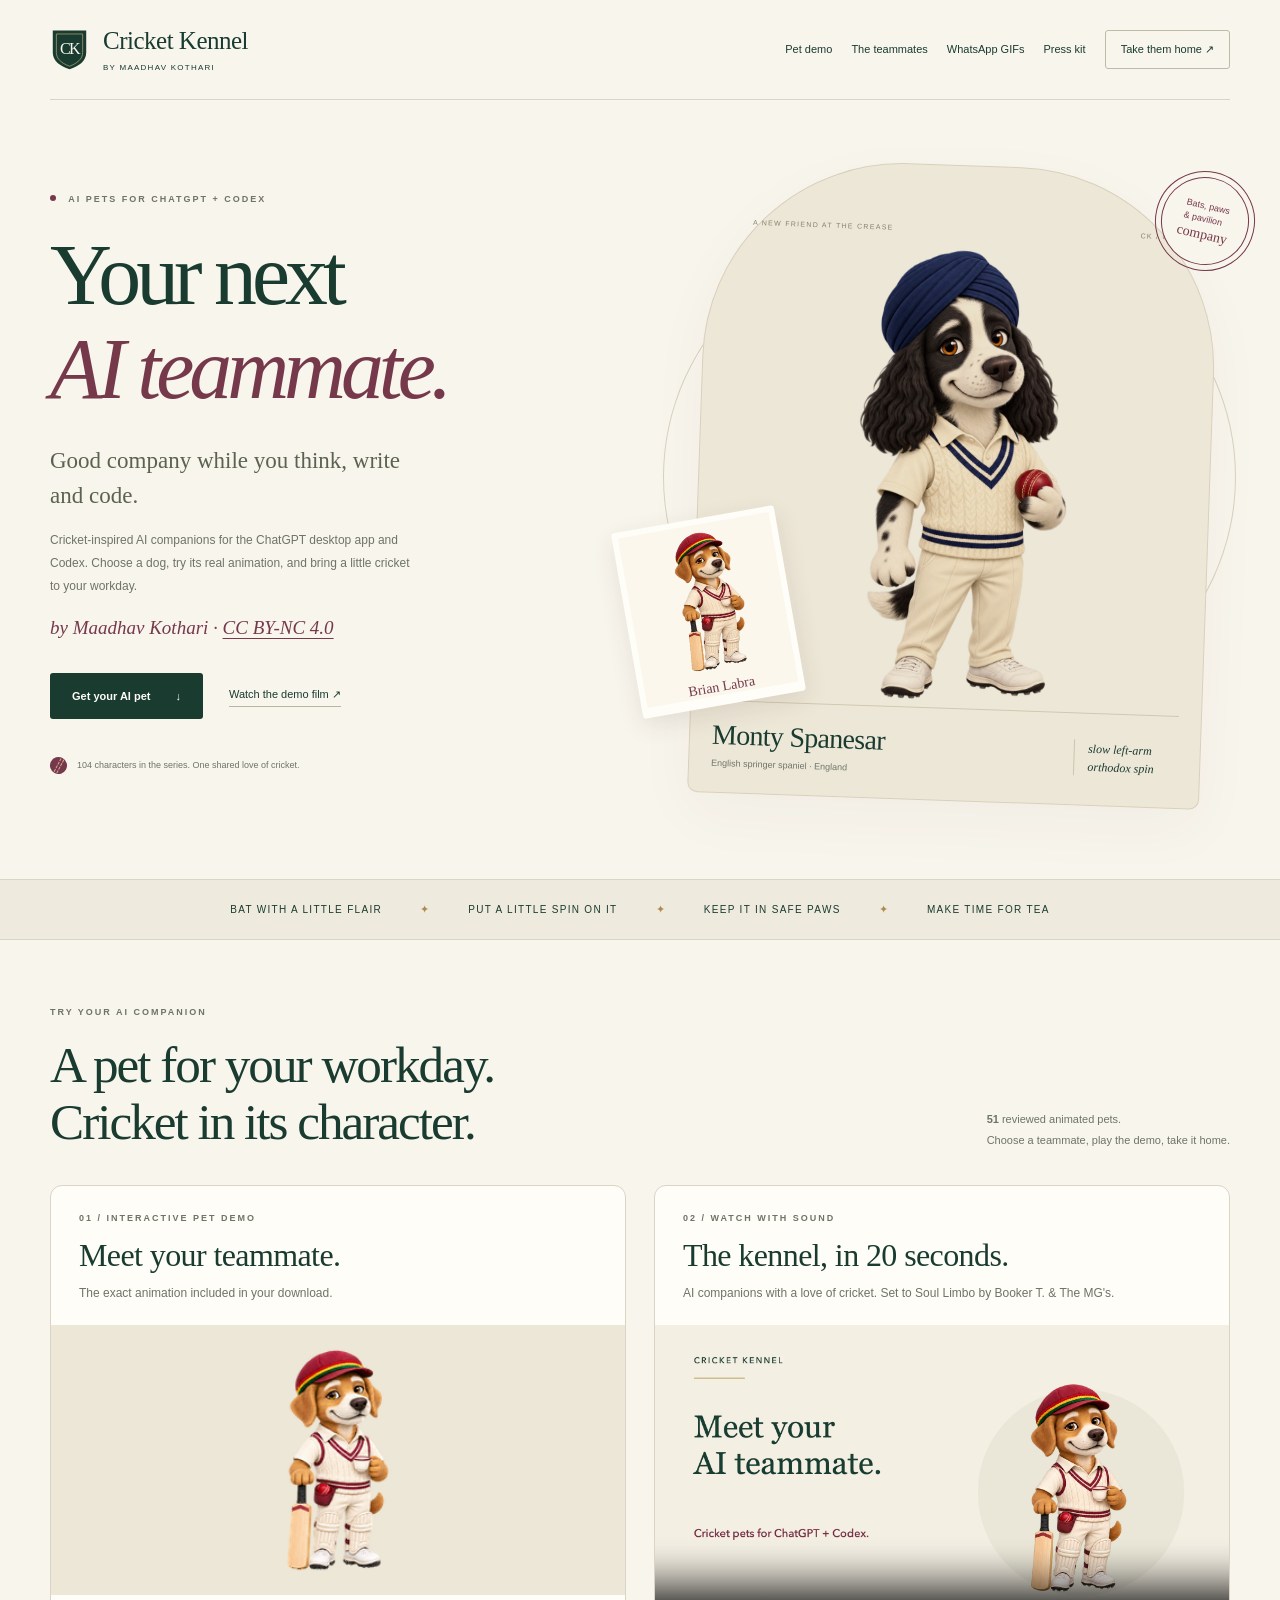
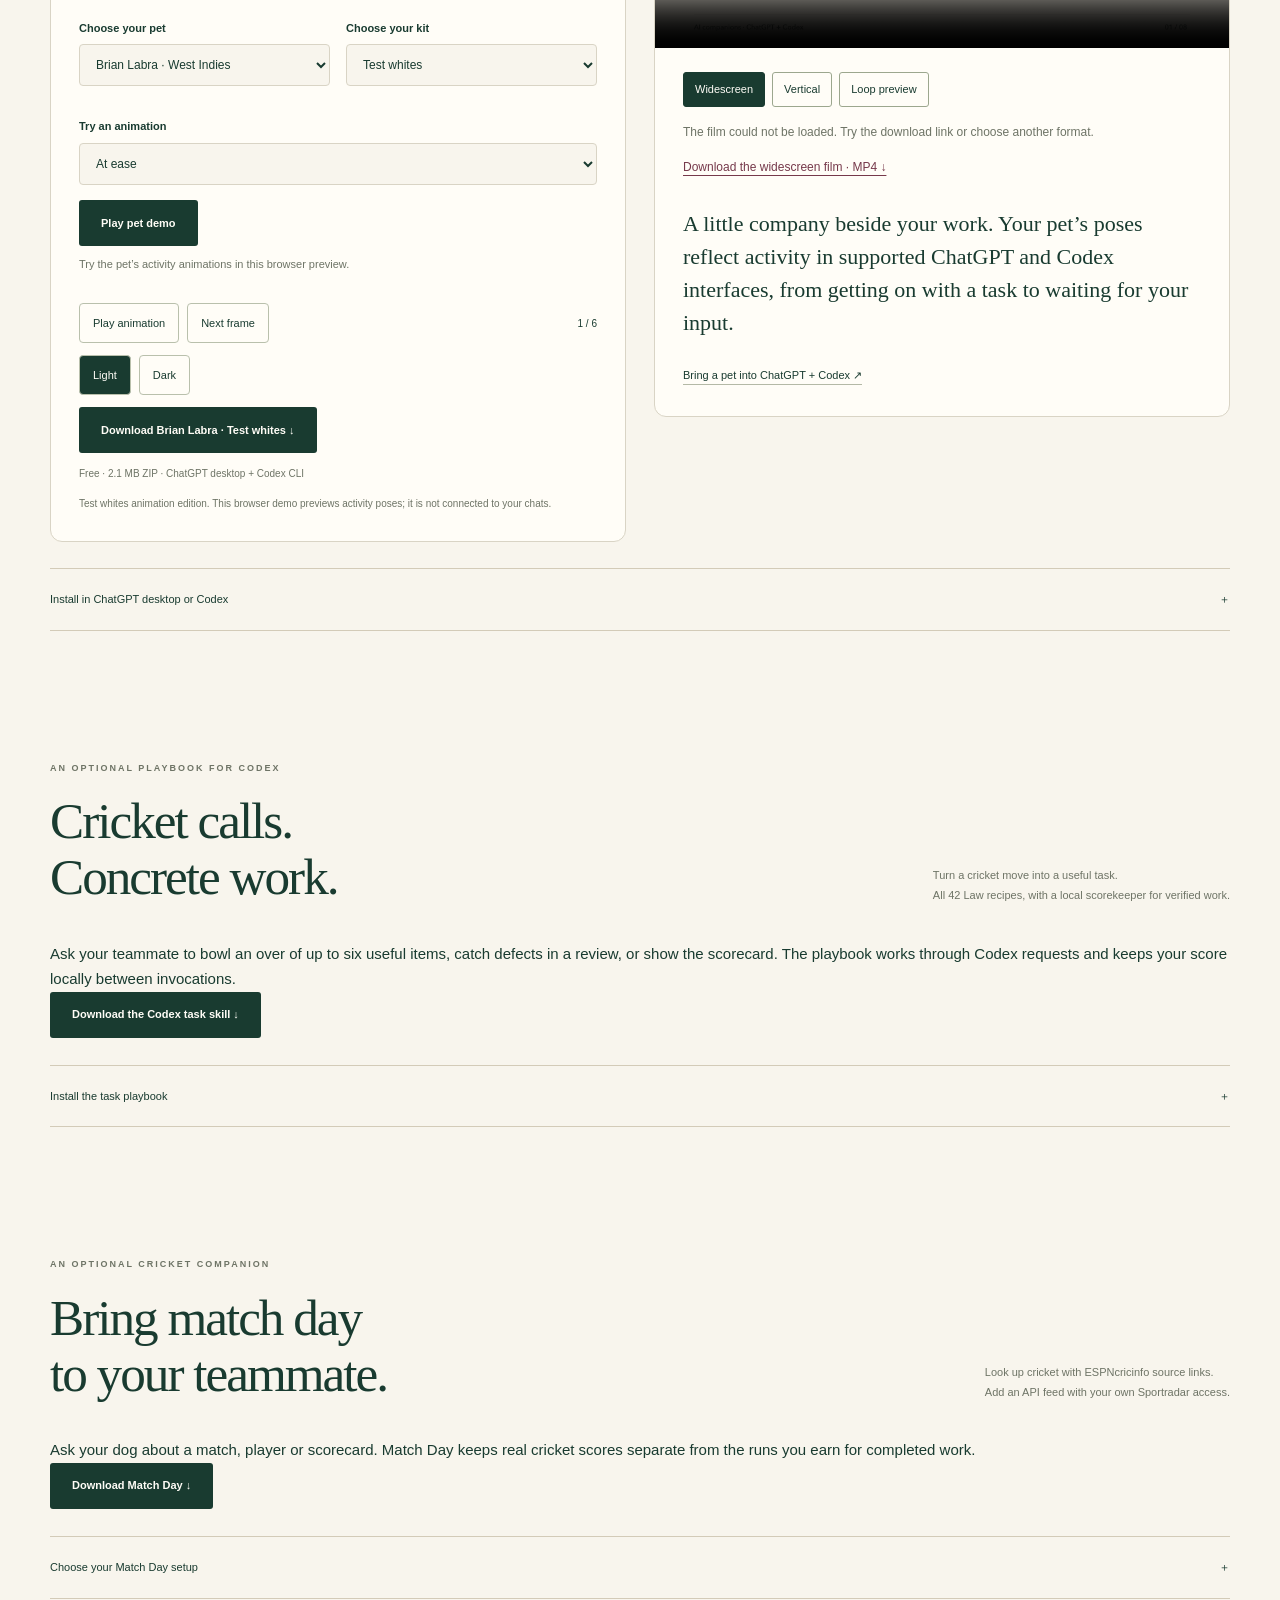
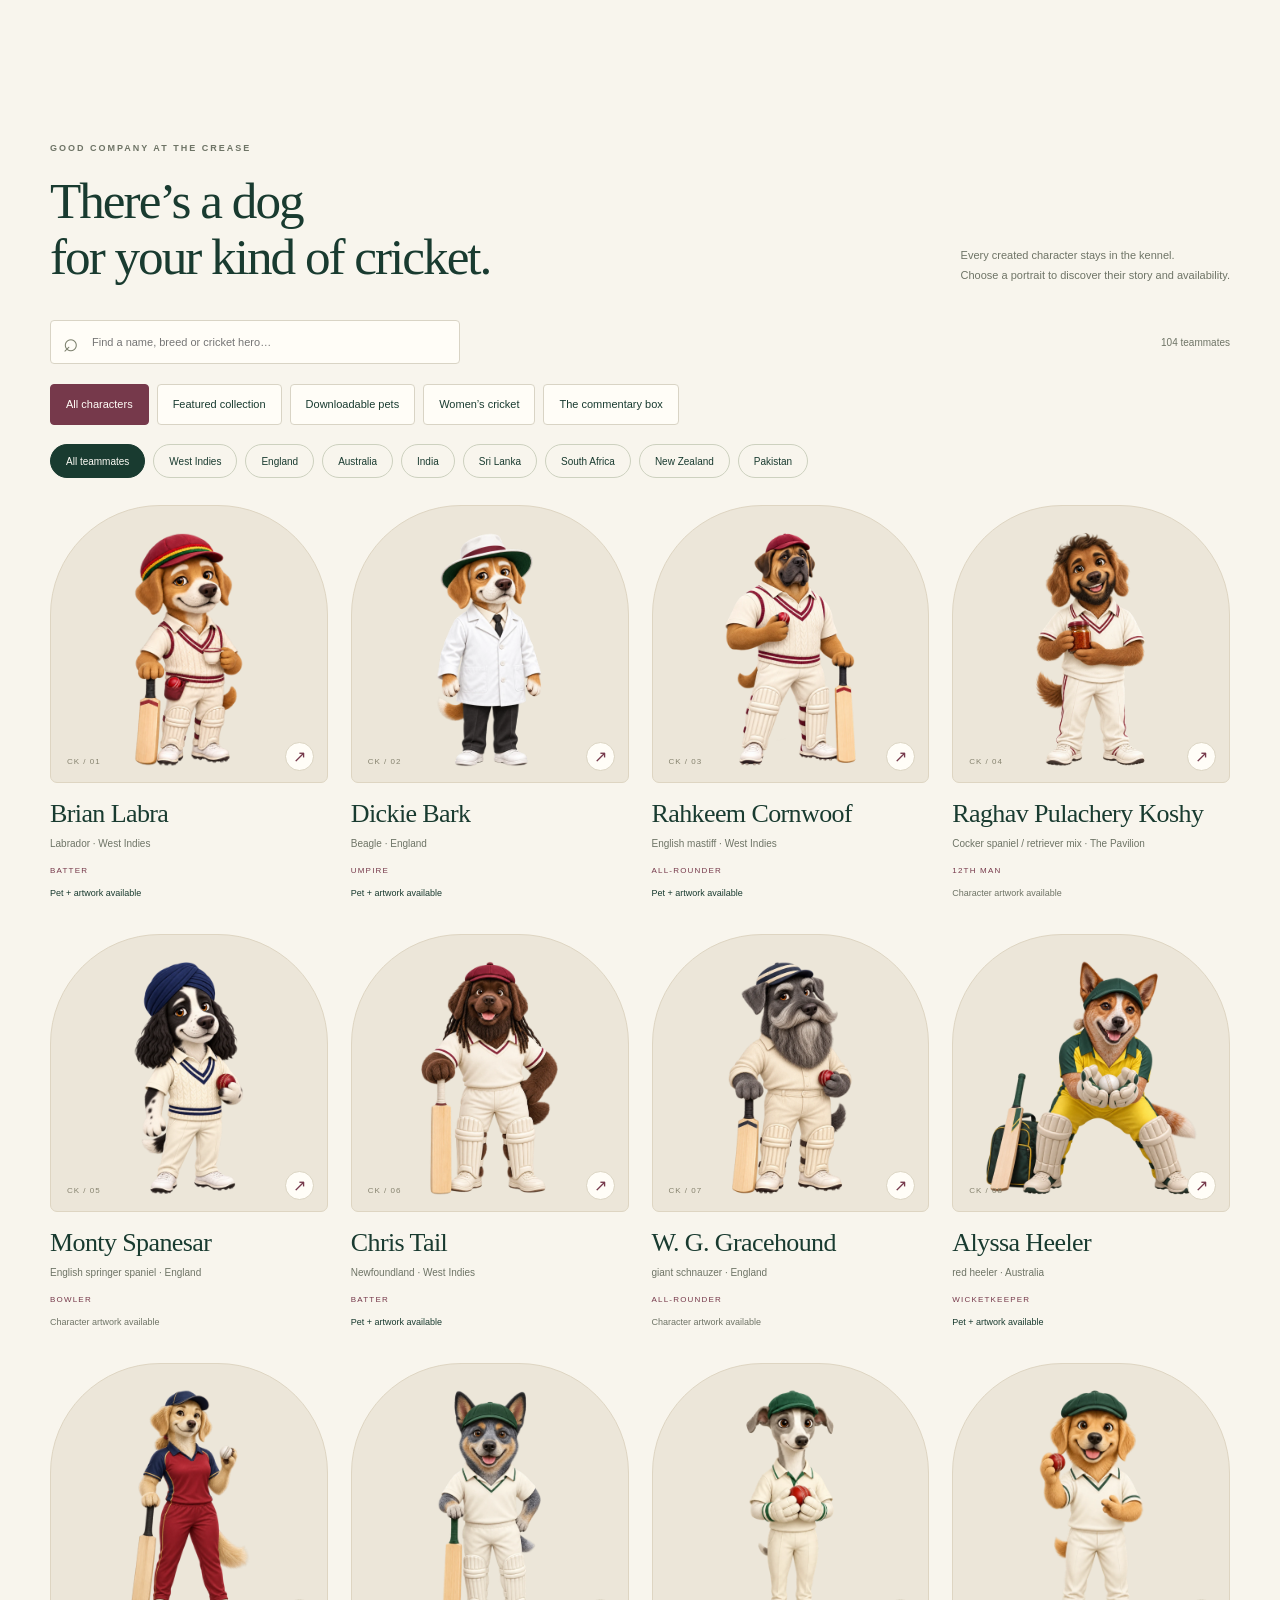
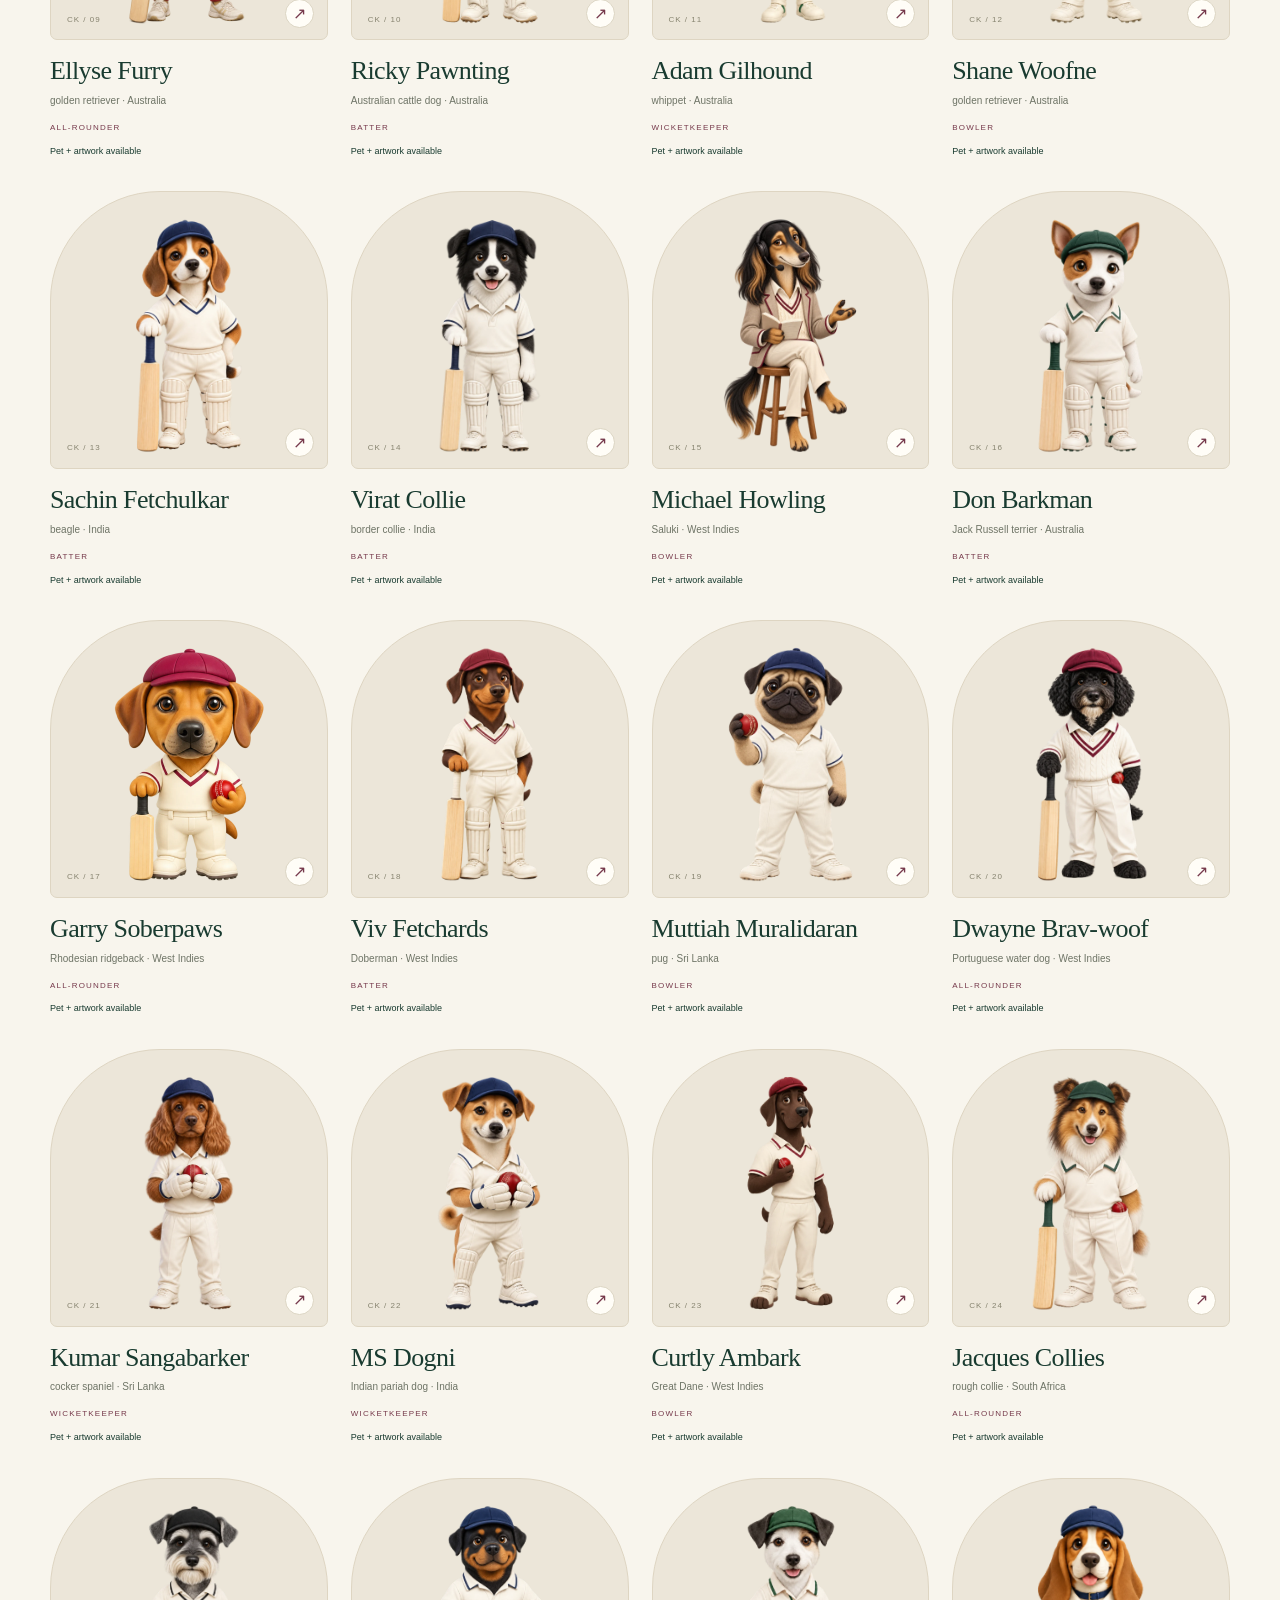
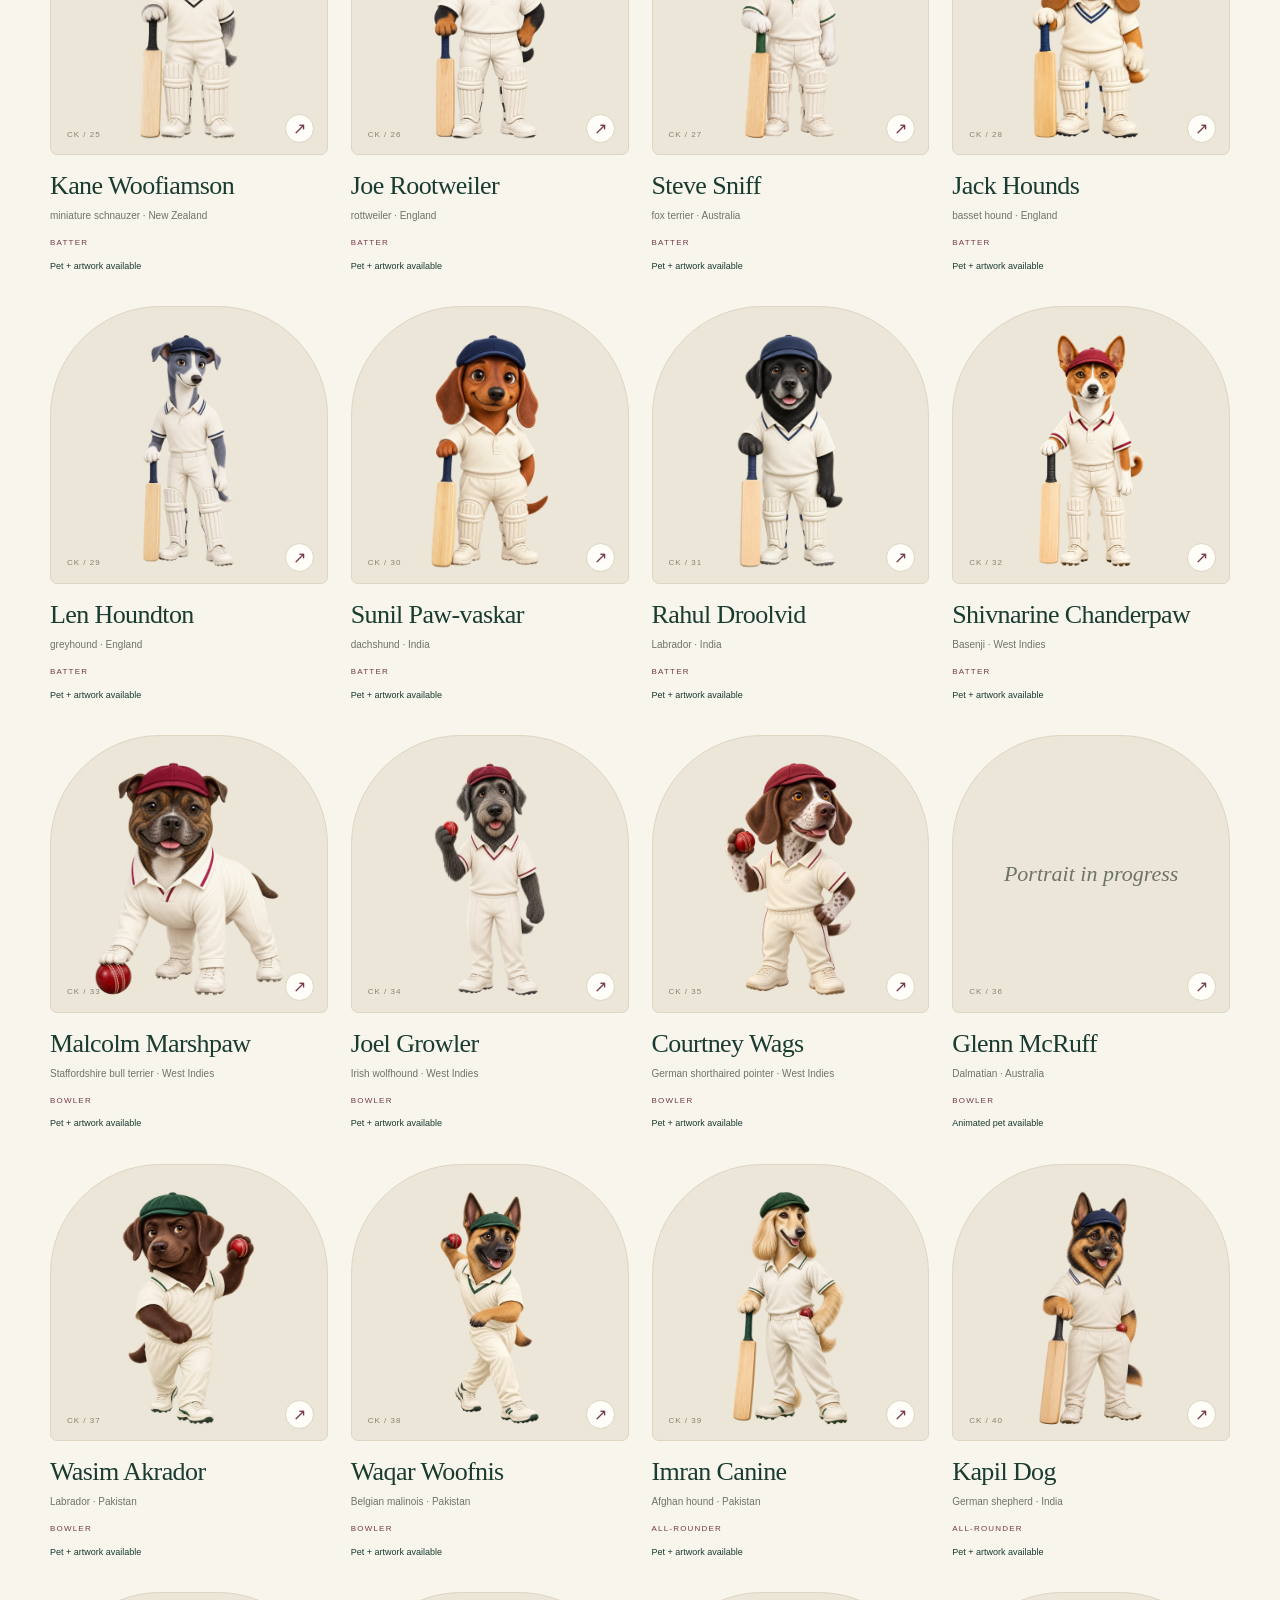
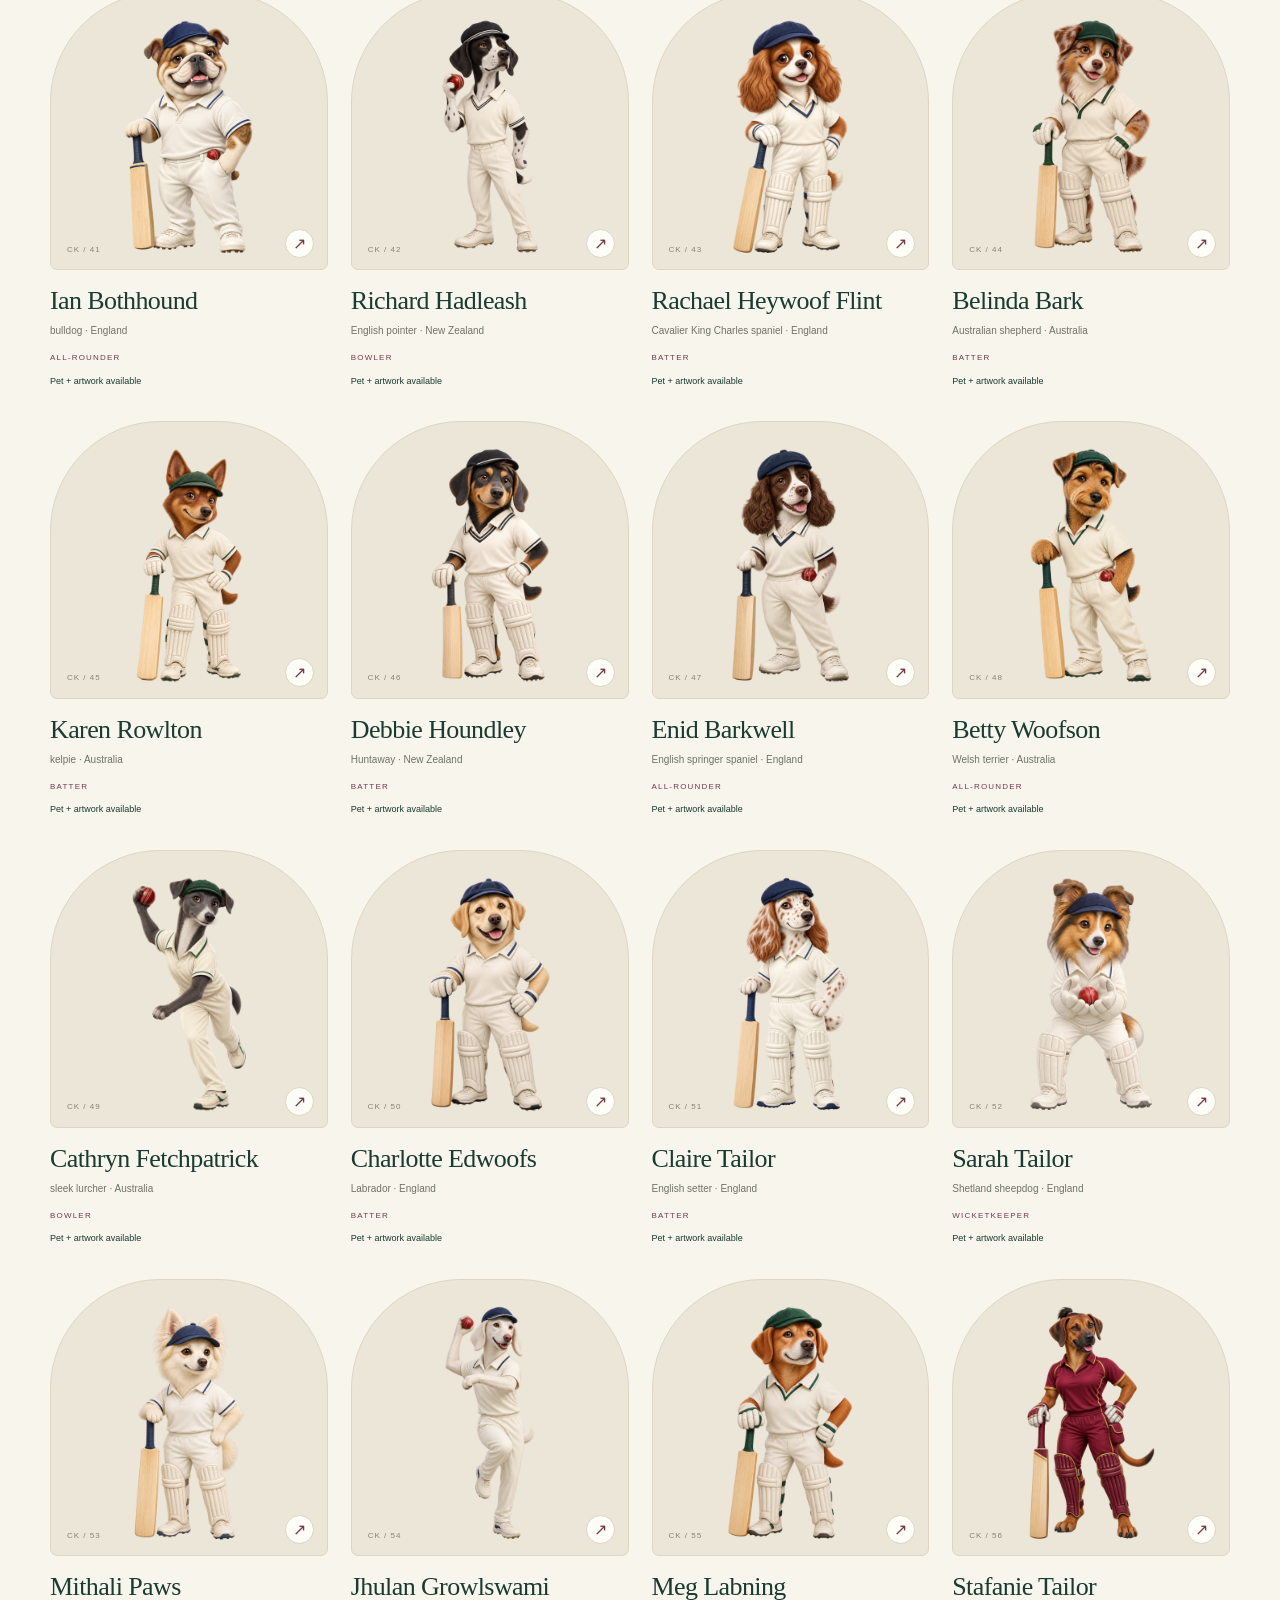
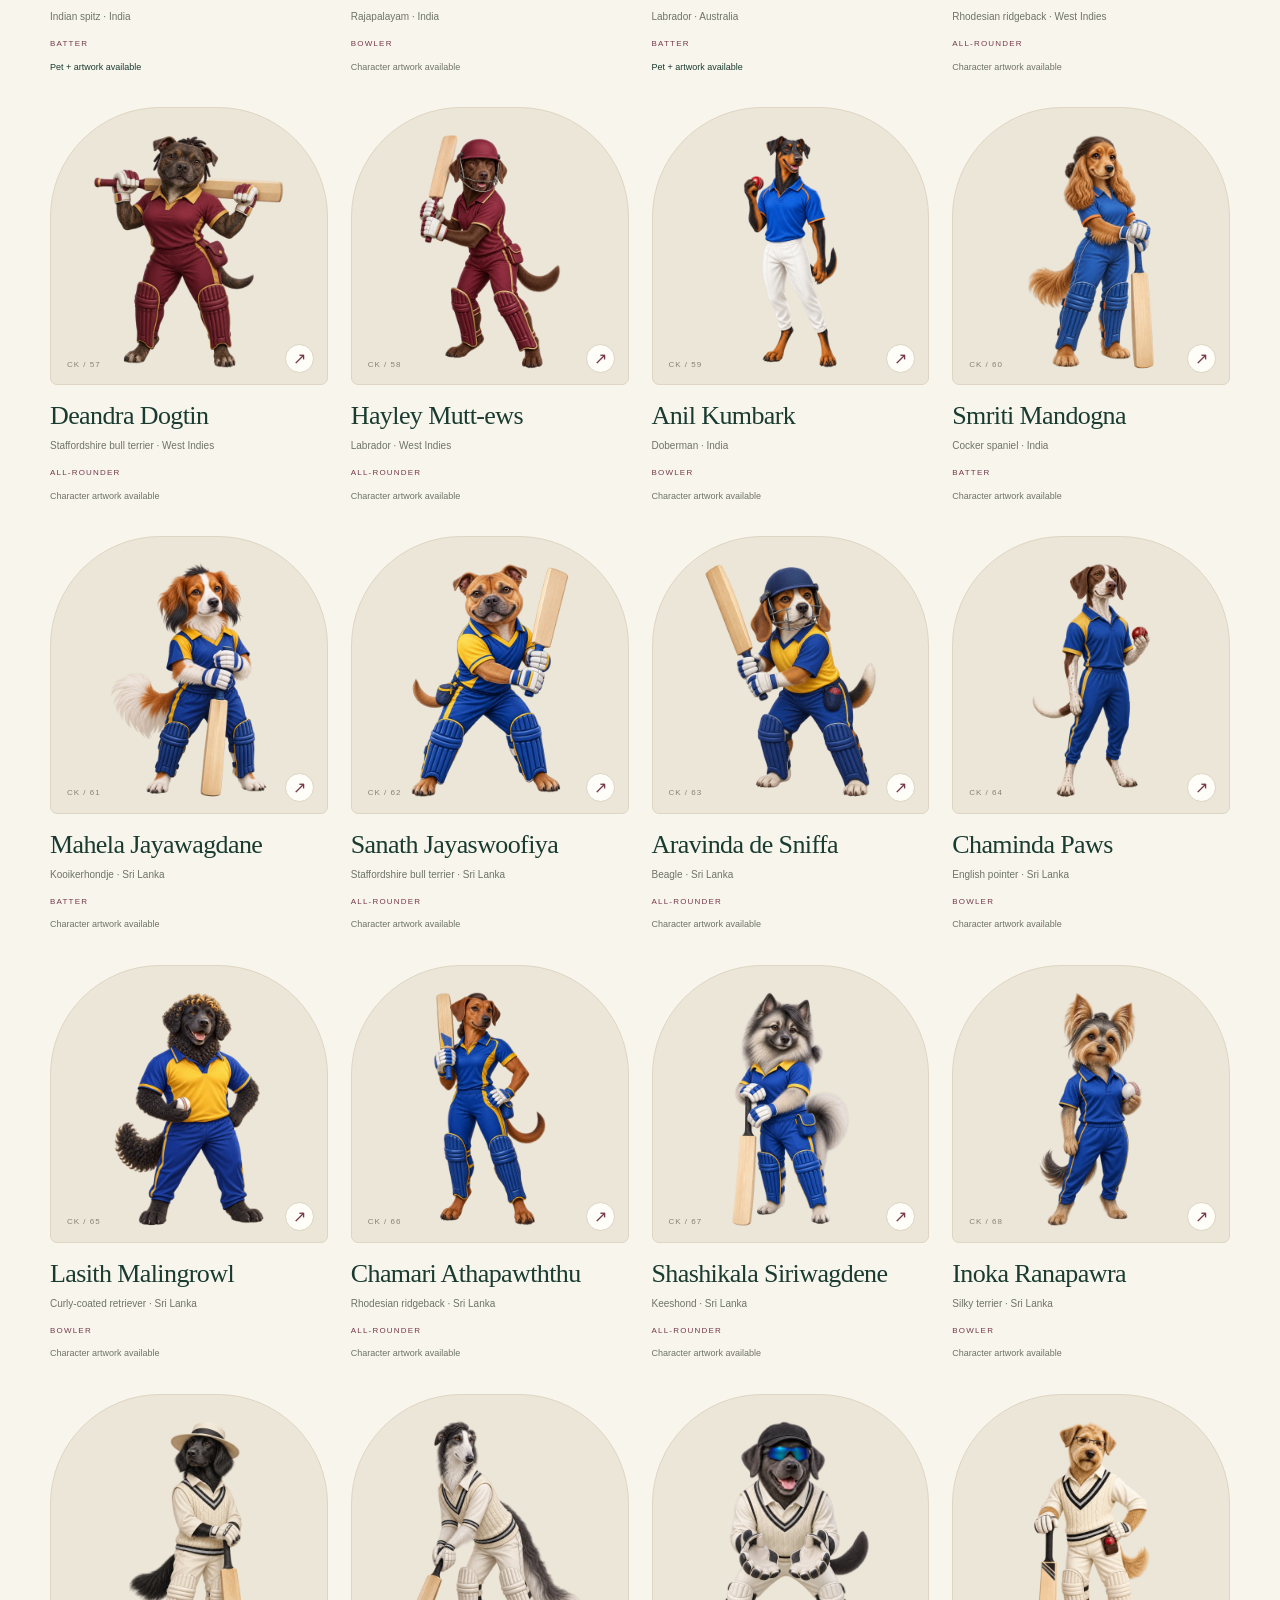
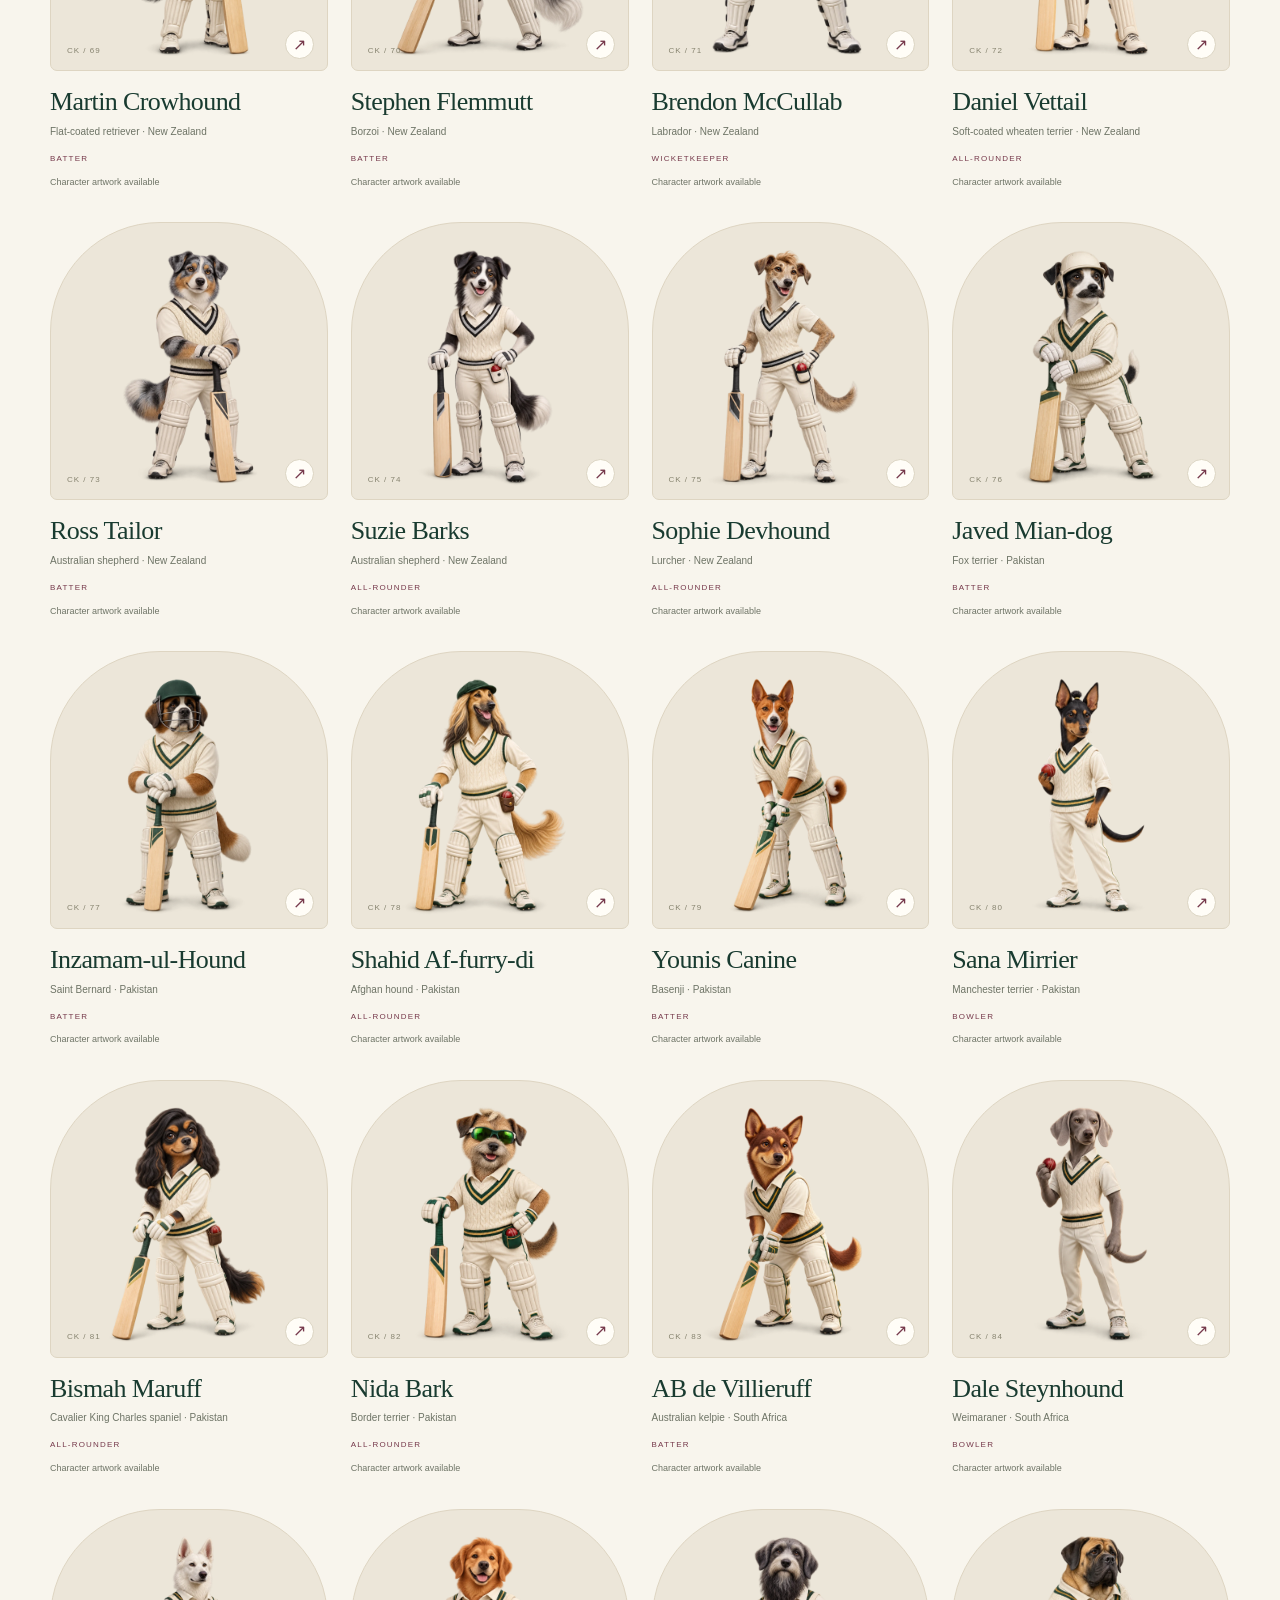
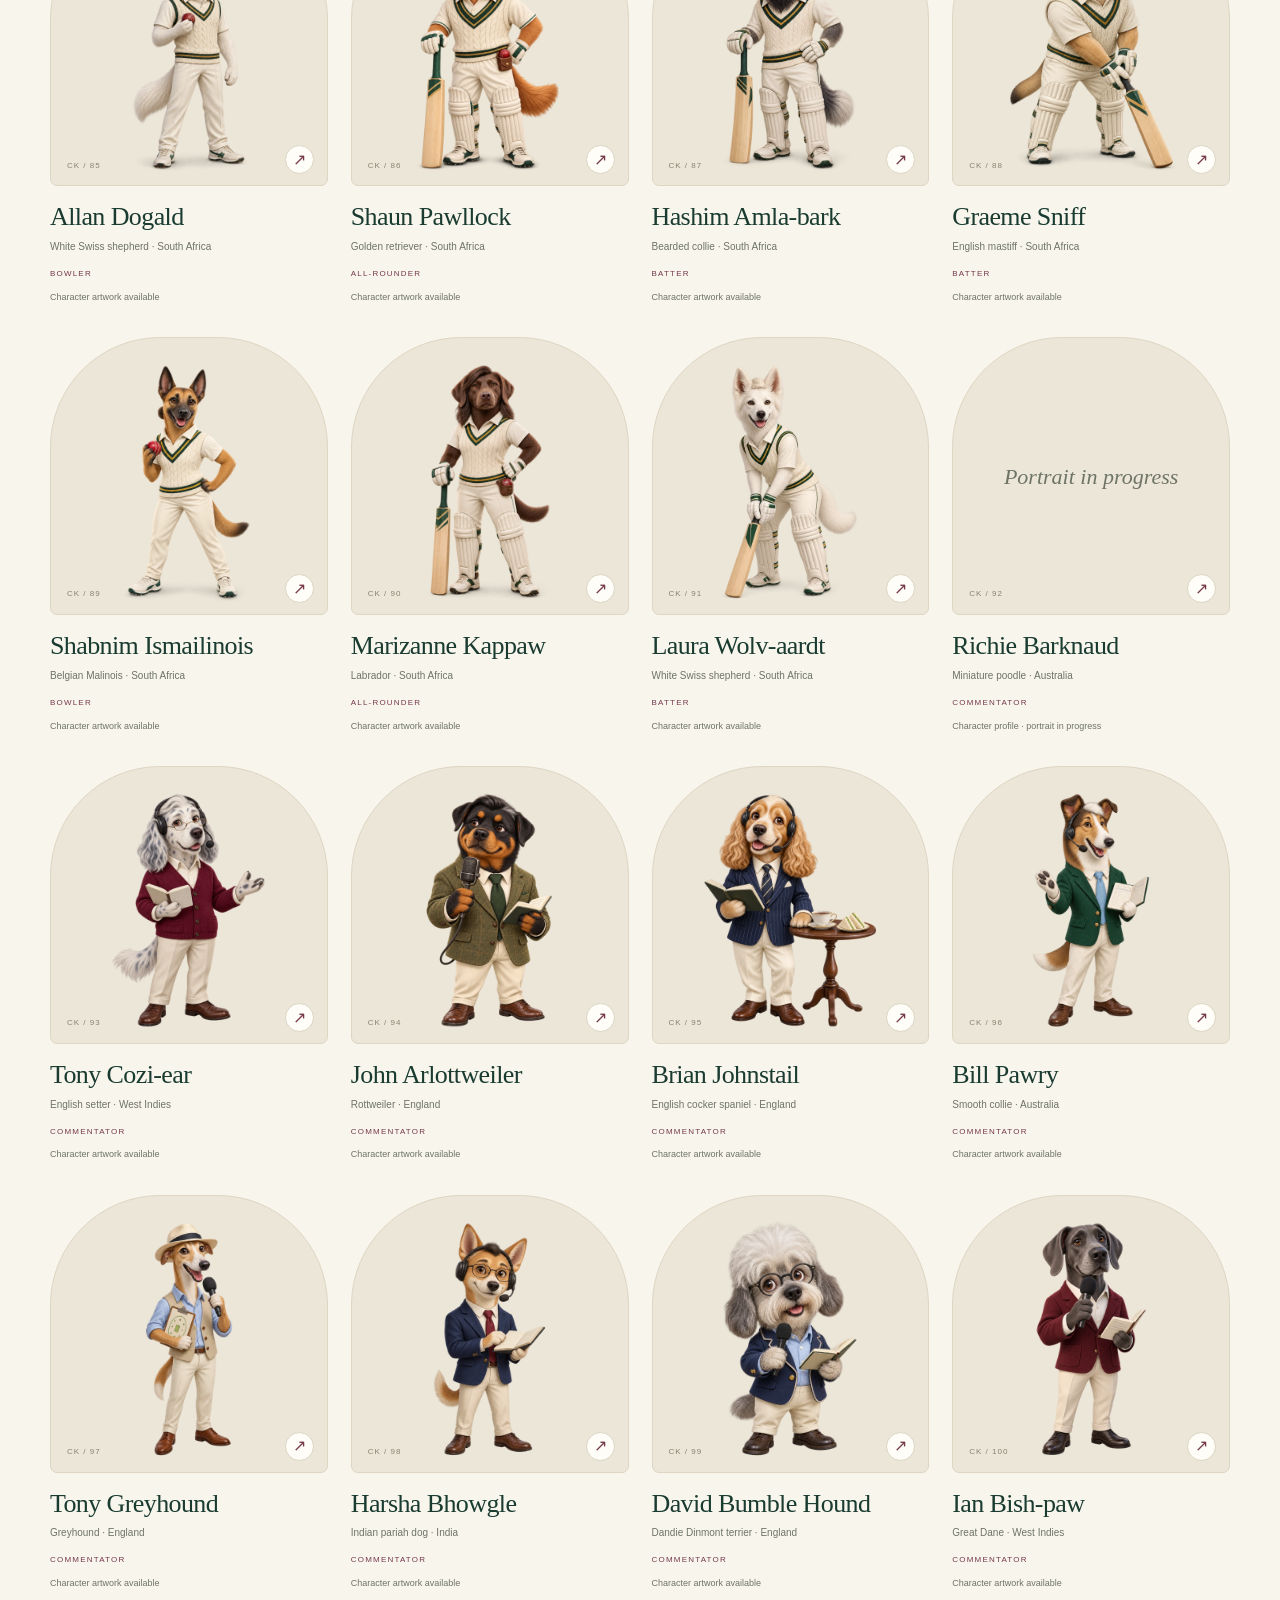
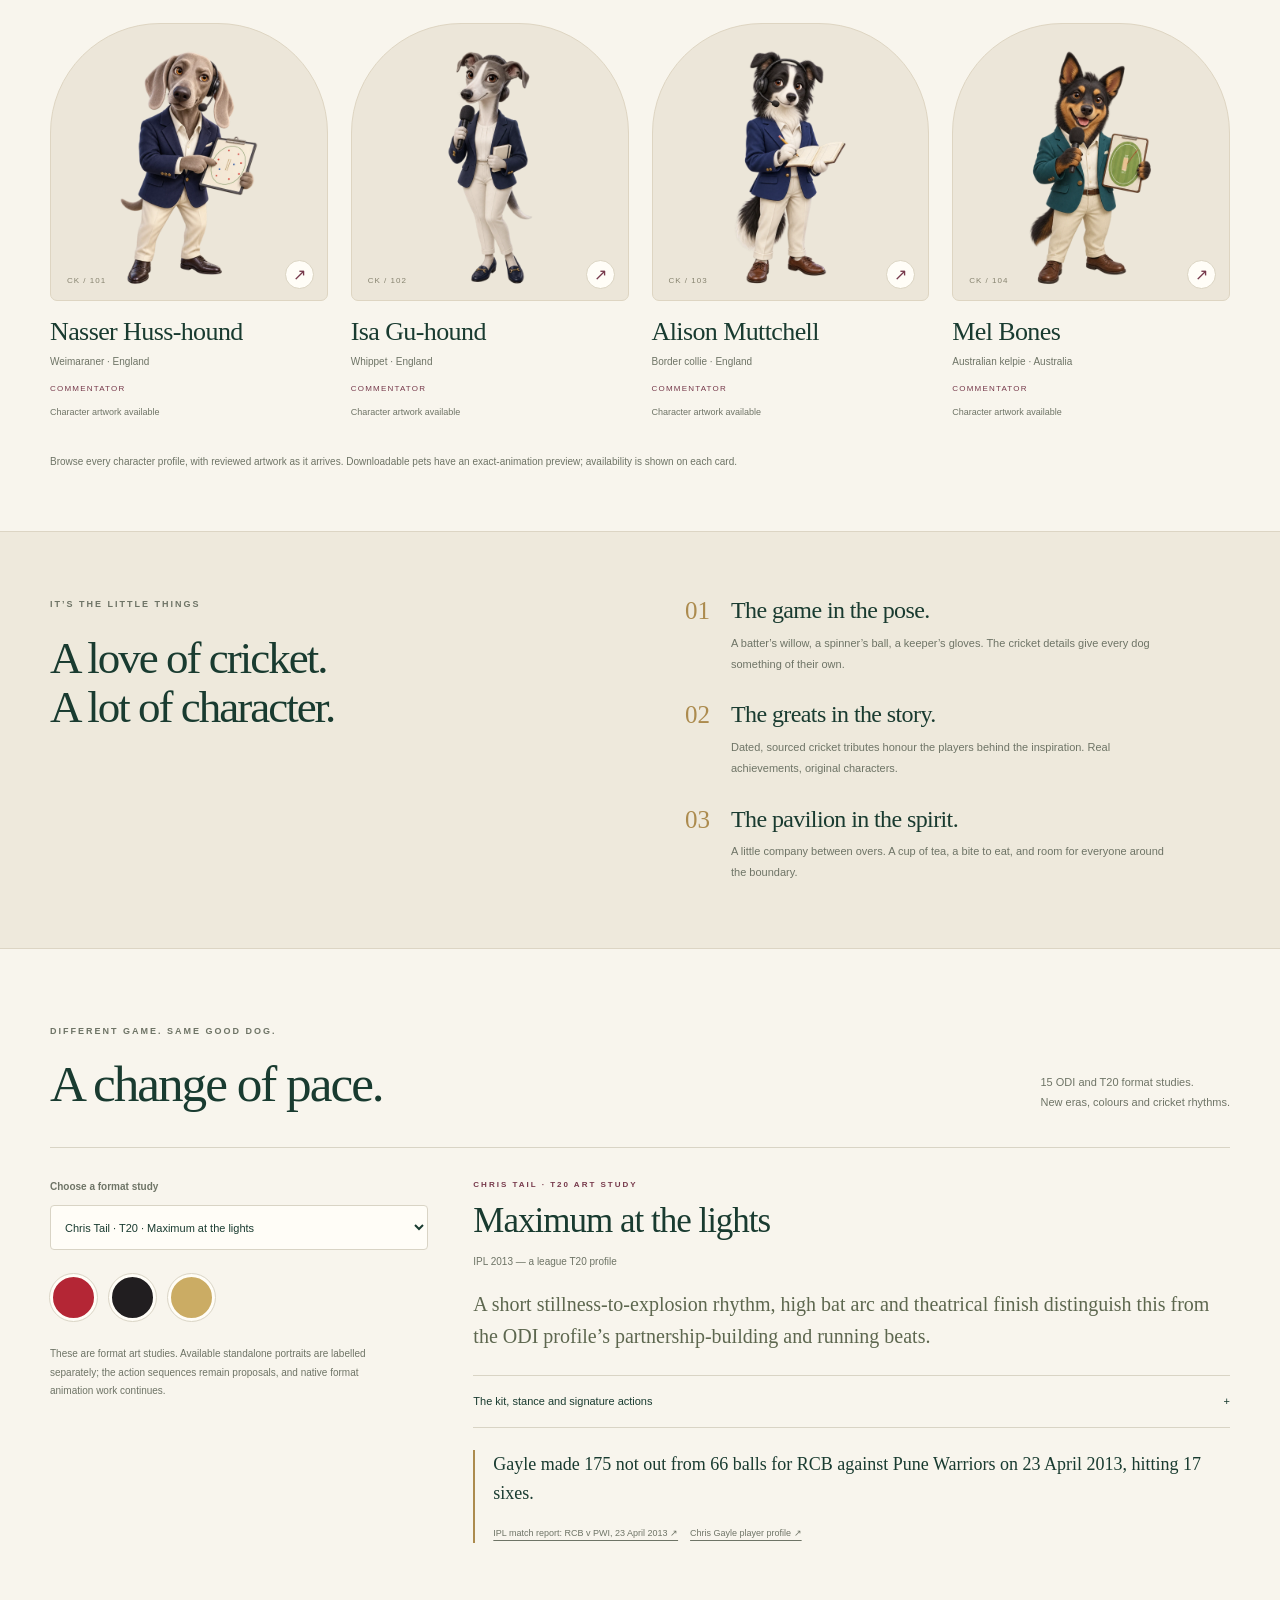
<file: index.html>
<!doctype html>
<html lang="en">
<head>
  <meta charset="utf-8">
  <meta name="viewport" content="width=device-width,initial-scale=1">
  <meta name="theme-color" content="#193b30">
  <meta name="description" content="Cricket Kennel: AI companions and animated cricket pets for ChatGPT desktop and Codex. Try the pet demo, watch the film and choose your teammate.">
  <meta property="og:title" content="Cricket Kennel — AI pets for ChatGPT &amp; Codex">
  <meta property="og:description" content="Your next AI companion has paws. Try animated cricket pets for ChatGPT desktop and Codex.">
  <meta property="og:type" content="website">
  <meta property="og:url" content="https://maadhavkothari.github.io/cricket-kennel/">
  <meta property="og:image" content="https://maadhavkothari.github.io/cricket-kennel/assets/social-preview.jpg">
  <meta property="og:image:width" content="1200">
  <meta property="og:image:height" content="675">
  <meta name="twitter:card" content="summary_large_image">
  <link rel="canonical" href="https://maadhavkothari.github.io/cricket-kennel/">
  <meta name="author" content="Maadhav Kothari">
  <title>Cricket Kennel — AI companions for ChatGPT &amp; Codex</title>
  <link rel="icon" href="favicon.svg" type="image/svg+xml">
  <link rel="stylesheet" href="styles.css?v=20260928-v1-51-kits-53-native-a6f99154da8cbc52-ui-5f118ecd-skills-5b73dc3f-matchday-4f7d1217">
  <script src="public-data.js?v=20260928-v1-51-kits-53-native-a6f99154da8cbc52-ui-5f118ecd-skills-5b73dc3f-matchday-4f7d1217" defer></script>
  <script src="app.js?v=20260928-v1-51-kits-53-native-a6f99154da8cbc52-ui-5f118ecd-skills-5b73dc3f-matchday-4f7d1217" defer></script>
</head>
<body id="top">
  <a class="skip" href="#team">Meet the team</a>
  <header class="site-header wrap"><a class="brand" href="#top"><img src="favicon.svg" alt="" width="37" height="43"><span>Cricket Kennel<small>by Maadhav Kothari</small></span></a><nav aria-label="Main navigation"><a href="#pet-store">Pet demo</a><a href="#team">The teammates</a><a href="#share-gifs">WhatsApp GIFs</a><a href="press.html">Press kit</a><a class="nav-download" href="#take-home">Take them home <span aria-hidden="true">↗</span></a></nav></header>
  <main>
    <section class="hero wrap" aria-labelledby="hero-title"><div class="hero-copy"><p class="eyebrow"><span></span> AI pets for ChatGPT + Codex</p><h1 id="hero-title">Your next<br> <em>AI teammate.</em></h1><p class="hero-intro">Good company while you think, write and code.</p><p class="hero-description">Cricket-inspired AI companions for the ChatGPT desktop app and Codex. Choose a dog, try its real animation, and bring a little cricket to your workday.</p><p class="creator-byline">by Maadhav Kothari · <a rel="license" href="https://creativecommons.org/licenses/by-nc/4.0/">CC BY-NC 4.0</a></p><div class="hero-actions"><a class="button primary" id="hero-cta" href="#pet-store">Get your AI pet <span aria-hidden="true">↓</span></a><a class="underlink" href="#film">Watch the demo film ↗</a></div><div class="hero-footnote"><span class="tiny-ball" aria-hidden="true"></span><span><strong id="series-count"></strong> characters in the series. One shared love of cricket.</span></div></div><div class="hero-art"><div class="hero-orbit" aria-hidden="true"></div><figure class="hero-main"><div class="hero-edition"><span>A new friend at the crease</span><span>CK / 01</span></div><img id="hero-image" alt="" width="960" height="960"><figcaption><span><strong id="hero-name">Meet the kennel</strong><small id="hero-breed">Cricket, with character.</small></span><span class="hero-signature" id="hero-signature"></span></figcaption></figure><figure class="hero-small"><img id="hero-friend-image" alt="" width="400" height="400"><figcaption id="hero-friend-name">Good company.</figcaption></figure><span class="hero-seal" aria-hidden="true">Bats, paws<br> & pavilion<br> <i>company</i></span></div></section>
    <div class="boundary-strip" aria-hidden="true"><span>Bat with a little flair</span><i>✦</i><span>Put a little spin on it</span><i>✦</i><span>Keep it in safe paws</span><i>✦</i><span>Make time for tea</span></div>

    <section class="pet-store wrap" id="pet-store" aria-labelledby="pet-store-title">
      <div class="section-heading"><div><p class="eyebrow">Try your AI companion</p><h2 id="pet-store-title">A pet for your workday.<br>Cricket in its character.</h2></div><p><strong id="native-count"></strong> reviewed animated pets.<br> Choose a teammate, play the demo, take it home.</p></div>
      <div class="demo-and-film">
        <article class="pet-demo-panel" aria-labelledby="pet-demo-title">
          <div class="demo-panel-heading"><p class="eyebrow">01 / Interactive pet demo</p><h3 id="pet-demo-title">Meet your teammate.</h3><p>The exact animation included in your download.</p></div>
          <div class="native-stage" id="native-stage" data-background="light"><canvas id="native-canvas" width="192" height="208" role="img" aria-label="Selected cricket pet animation"></canvas><p id="native-message" aria-live="polite">Choose your teammate.</p></div>
          <div class="store-controls">
            <div class="demo-selects"><div><label for="native-pet">Choose your pet</label><select id="native-pet"></select></div><div><label for="native-kit">Choose your kit</label><select id="native-kit"></select></div><div><label for="native-action">Try an animation</label><select id="native-action"></select></div></div>
            <button class="button primary" id="native-demo" type="button" aria-pressed="false" disabled>Play pet demo</button><p class="demo-status" id="native-demo-status" aria-live="polite">Try the pet’s activity animations in this browser preview.</p>
            <div class="native-transport"><button id="native-play" type="button" disabled>Play animation</button><button id="native-step" type="button" disabled>Next frame</button><span id="native-frame" aria-live="off"></span></div>
            <div class="preview-backgrounds" role="group" aria-label="Preview background"><button type="button" data-background="light" aria-pressed="true">Light</button><button type="button" data-background="dark" aria-pressed="false">Dark</button></div>
            <a class="button primary" id="native-download" download>Get your AI pet ↓</a><p class="package-note" id="native-size"></p><p class="package-note"><span id="native-kit-label">Test whites</span> animation edition. This browser demo previews activity poses; it is not connected to your chats.</p>
          </div>
        </article>
        <article class="film-demo-panel" id="film" aria-labelledby="film-title">
          <div class="demo-panel-heading film-copy"><p class="eyebrow">02 / Watch with sound</p><h3 id="film-title">The kennel, in 20 seconds.</h3><p>AI companions with a love of cricket. Set to Soul Limbo by Booker T. &amp; The MG's.</p></div>
          <div class="film-player" id="film-player"><video id="film-video" controls playsinline preload="metadata" aria-label="Cricket Kennel AI companions promo film"></video><div class="gif-preview" id="gif-preview" hidden><img id="gif-image" alt="Cricket Kennel animated AI pet preview" hidden><button type="button" id="gif-toggle">Play loop preview</button></div><p id="media-unavailable" hidden>The film is loading. Try the download below.</p></div>
          <div class="film-demo-controls"><div class="media-switches" role="group" aria-label="Choose a film format"><button type="button" class="media-switch" data-media="horizontal" aria-pressed="true">Widescreen</button><button type="button" class="media-switch" data-media="vertical" aria-pressed="false">Vertical</button><button type="button" class="media-switch" data-media="gif" aria-pressed="false">Loop preview</button></div><p class="film-small" id="media-note">Press play when you’re ready.</p><a id="film-download" class="film-download" download hidden>Download the film ↓</a><p class="demo-product-copy">A little company beside your work. Your pet’s poses reflect activity in supported ChatGPT and Codex interfaces, from getting on with a task to waiting for your input.</p><a class="underlink" href="#pet-install">Bring a pet into ChatGPT + Codex ↗</a></div>
        </article>
      </div>
      <details class="sticker-instructions" id="pet-install"><summary><span>Install in ChatGPT desktop or Codex</span><span aria-hidden="true">＋</span></summary><div><ol><li><strong>Unzip your teammate.</strong> Keep the named pet folder and its files together.</li><li><strong>Add it to your pet folder.</strong> Copy that folder into <code>~/.codex/pets/</code>. Back up an existing folder with the same name before replacing it.</li><li><strong>Choose your companion.</strong> In ChatGPT desktop, open Settings → Pets → Refresh and select the dog. In an interactive Codex terminal, type <code>/pets</code>.</li></ol><p>Use a supported desktop app or image-capable terminal. ChatGPT web has a separate upload format; these downloads are desktop/CLI packages. <a href="https://learn.chatgpt.com/docs/pets" target="_blank" rel="noopener noreferrer">Official setup and availability guide ↗</a></p></div></details>
    </section>

    <!-- cricket-task-skill:start -->
    <section class="share-gifs wrap" id="cricket-tasks" aria-labelledby="cricket-tasks-title">
      <div class="section-heading"><div><p class="eyebrow">An optional playbook for Codex</p><h2 id="cricket-tasks-title">Cricket calls.<br>Concrete work.</h2></div><p>Turn a cricket move into a useful task.<br>All 42 Law recipes, with a local scorekeeper for verified work.</p></div>
      <p>Ask your teammate to bowl an over of up to six useful items, catch defects in a review, or show the scorecard. The playbook works through Codex requests and keeps your score locally between invocations.</p>
      <p><a class="button primary" href="downloads/cricket-kennel-codex-skill.zip" download>Download the Codex task skill ↓</a></p>
      <details class="sticker-instructions"><summary><span>Install the task playbook</span><span aria-hidden="true">＋</span></summary><div><ol><li><strong>Unzip the skill.</strong> Keep the <code>brian-cricket</code> folder and its files together.</li><li><strong>Add it to Codex.</strong> Copy the folder into <code>$CODEX_HOME/skills</code>, or <code>~/.codex/skills</code> if CODEX_HOME is unset. Preserve an existing version before replacing it.</li><li><strong>Make a cricket call.</strong> Use <code>$brian-cricket</code> in your next Codex turn. Reopen Codex if needed. The included README covers first-use scoring; Node.js is required.</li></ol><p><code>$brian-cricket bowl an over on this project</code></p><p><code>$brian-cricket Law 33: review this change</code></p><p>Pet appearance and the task skill are separate installations. This optional Codex skill does not control pet frames, monitor other chats or install a ChatGPT task integration. The download contains no personal score or history.</p></div></details>
    </section>
    <!-- cricket-task-skill:end -->

    <!-- cricket-matchday:start -->
    <section class="share-gifs wrap" id="match-day" aria-labelledby="match-day-title">
      <div class="section-heading"><div><p class="eyebrow">An optional cricket companion</p><h2 id="match-day-title">Bring match day<br>to your teammate.</h2></div><p>Look up cricket with ESPNcricinfo source links.<br>Add an API feed with your own Sportradar access.</p></div>
      <p>Ask your dog about a match, player or scorecard. Match Day keeps real cricket scores separate from the runs you earn for completed work.</p>
      <p><a class="button primary" href="downloads/cricket-kennel-matchday-addon.zip" download>Download Match Day ↓</a></p>
      <details class="sticker-instructions"><summary><span>Choose your Match Day setup</span><span aria-hidden="true">＋</span></summary><div><ol><li><strong>Install the optional skill.</strong> Unzip and copy <code>cricket-matchday</code> into your Codex skills folder. Preserve any existing version. Follow the included README.</li><li><strong>Start with sources.</strong> Use <code>$cricket-matchday</code> to research a match or player through ESPNcricinfo source links. This mode uses web research, with no bundled ESPN API.</li><li><strong>Add an API if you have access.</strong> The separate Sportradar adapter requires your own API key, cricket coverage and explicit activation. It starts disabled. API behavior has been tested with synthetic fixtures; live access is unverified.</li></ol><p>Node.js is required for the adapter. Installing a pet does not enable Match Day, connect it to a live match or make its animations follow scores.</p></div></details>
    </section>
    <!-- cricket-matchday:end -->

    <section class="team-section wrap" id="team" aria-labelledby="team-title"><div class="section-heading"><div><p class="eyebrow">Good company at the crease</p><h2 id="team-title">There’s a dog<br> for your kind of cricket.</h2></div><p>Every created character stays in the kennel.<br>  Choose a portrait to discover their story and availability.</p></div><div class="team-tools"><label class="search"><span class="sr-only">Search characters</span><span aria-hidden="true">⌕</span><input id="pet-search" type="search" placeholder="Find a name, breed or cricket hero…"></label><span class="result-count" id="result-count" aria-live="polite"></span></div><div class="collection-filters" role="group" aria-label="Choose a collection"><button type="button" data-collection="all" aria-pressed="true">All characters</button><button type="button" data-collection="featured" aria-pressed="false">Featured collection</button><button type="button" data-collection="native" aria-pressed="false">Downloadable pets</button><button type="button" data-collection="women" aria-pressed="false">Women’s cricket</button><button type="button" data-collection="commentary" aria-pressed="false">The commentary box</button></div><div class="nation-filters" id="nation-filters" role="group" aria-label="Filter characters by nation"></div><div class="team-grid" id="team-grid"></div><p class="collection-note">Browse every character profile, with reviewed artwork as it arrives. Downloadable pets have an exact-animation preview; availability is shown on each card.</p></section>



    <section class="story-section"><div class="wrap story-layout"><div><p class="eyebrow">It’s the little things</p><h2>A love of cricket.<br> A lot of character.</h2></div><div class="story-points"><article><span>01</span><div><h3>The game in the pose.</h3><p>A batter’s willow, a spinner’s ball, a keeper’s gloves. The cricket details give every dog something of their own.</p></div></article><article><span>02</span><div><h3>The greats in the story.</h3><p>Dated, sourced cricket tributes honour the players behind the inspiration. Real achievements, original characters.</p></div></article><article><span>03</span><div><h3>The pavilion in the spirit.</h3><p>A little company between overs. A cup of tea, a bite to eat, and room for everyone around the boundary.</p></div></article></div></div></section>



    <section class="formats-section wrap" id="formats" aria-labelledby="formats-title" hidden><div class="section-heading"><div><p class="eyebrow">Different game. Same good dog.</p><h2 id="formats-title">A change of pace.</h2></div><p><span id="format-count"></span> ODI and T20 format studies.<br> New eras, colours and cricket rhythms.</p></div><div class="format-layout"><aside class="format-selector"><label for="format-select">Choose a format study</label><select id="format-select"></select><div id="format-palette" class="format-palette"></div><p class="format-disclaimer">These are format art studies. Available standalone portraits are labelled separately; the action sequences remain proposals, and native format animation work continues.</p></aside><article class="format-body" id="format-body"></article></div></section>

    <section class="share-gifs wrap" id="share-gifs" aria-labelledby="share-gifs-title"><div class="section-heading"><div><p class="eyebrow">Made for the group chat</p><h2 id="share-gifs-title">Say it with<br> a good dog.</h2></div><p>Short GIFs and matching videos for sharing.<br> Animated cricket moments, from a bat swing to a sip of tea.</p></div><div class="share-gif-grid" id="share-gif-grid"></div><p class="share-help">Download a GIF to keep or share. For WhatsApp, use the short MP4 version: attach it from your phone’s photos, then choose GIF in the editor if that option is available. The still sticker pack is below.</p><a class="underlink" id="share-gif-pack" download>Download all six GIFs + videos ↓</a></section>

    <section class="take-home" id="take-home" aria-labelledby="take-home-title"><div class="wrap"><div class="take-home-intro"><div><p class="eyebrow">From our pavilion to yours</p><h2 id="take-home-title">A little character<br> for the conversation.</h2><p>Keep a good dog close. Download the artwork, share a reaction, or turn a favourite into a sticker.</p></div><div class="sticker-fan" id="sticker-fan" aria-hidden="true"></div></div><div class="download-grid" id="download-grid"></div><details class="sticker-instructions"><summary><span>Bring a teammate into WhatsApp</span><span aria-hidden="true">＋</span></summary><div><ol><li><strong>Download and unpack.</strong> Save the sticker ZIP, then open it to extract the individual image files.</li><li><strong>Keep your favourites.</strong> Save the images you want to your device’s photos or files.</li><li><strong>Create your sticker.</strong> Open a chat in WhatsApp and use its <em>Create sticker</em> option. Choose a saved image, adjust it, then save or send it.</li></ol><p>The ZIP is a collection of images; downloading it does not automatically install a WhatsApp sticker pack. <a href="https://faq.whatsapp.com/1056840314992666" target="_blank" rel="noopener noreferrer">WhatsApp’s sticker guide ↗</a></p></div></details></div></section>
  </main>
  <footer class="site-footer wrap"><div class="footer-top"><a class="footer-brand" href="#top">Cricket Kennel</a><p>Choose your teammate. <a href="press.html">Press &amp; credits</a></p><a href="#team">Back to the team ↑</a></div><div class="footer-bottom"><p>Original fictional dog characters paying tribute to cricket. No athlete endorsement or affiliation is implied. AI-assisted artwork, developed with human art direction and review.</p><p id="licence">by Maadhav Kothari<br> <a rel="license" href="https://creativecommons.org/licenses/by-nc/4.0/">CC BY-NC 4.0</a> · <a href="LICENSE.md">Licence details</a><br> <span id="edition-date">The first collection.</span></p></div></footer>
  <dialog id="character-dialog" class="character-dialog" aria-labelledby="character-name"><button class="dialog-close" type="button" aria-label="Close character">×</button><div class="character-picture"><img id="character-image" alt=""><p id="character-image-label">Character portrait</p></div><div class="character-copy"><p class="eyebrow" id="character-country"></p><h2 id="character-name"></h2><p class="character-breed" id="character-breed"></p><p class="character-signature" id="character-signature"></p><div class="character-tags" id="character-tags"></div><div class="character-fact" id="character-fact"></div><div class="character-commentary" id="character-commentary" hidden></div><div id="character-actions" class="character-actions"></div><div class="character-availability" id="character-availability"></div><div class="character-links"><a id="character-art-download" download>Download character artwork ↓</a><a href="#pet-store" id="character-pet-link" hidden>Try and download this pet ↓</a><a href="#take-home" id="character-download-link">Take a teammate home ↓</a><a href="#formats" id="character-format-link" hidden>Explore this dog’s format studies ↗</a></div></div></dialog>
  <noscript><p class="no-script wrap">The character gallery needs JavaScript. Cricket Kennel is an illustrated collection of original cricket dogs; enable JavaScript to meet the teammates and open the downloadable artwork.</p></noscript>
</body>
</html>
</file>
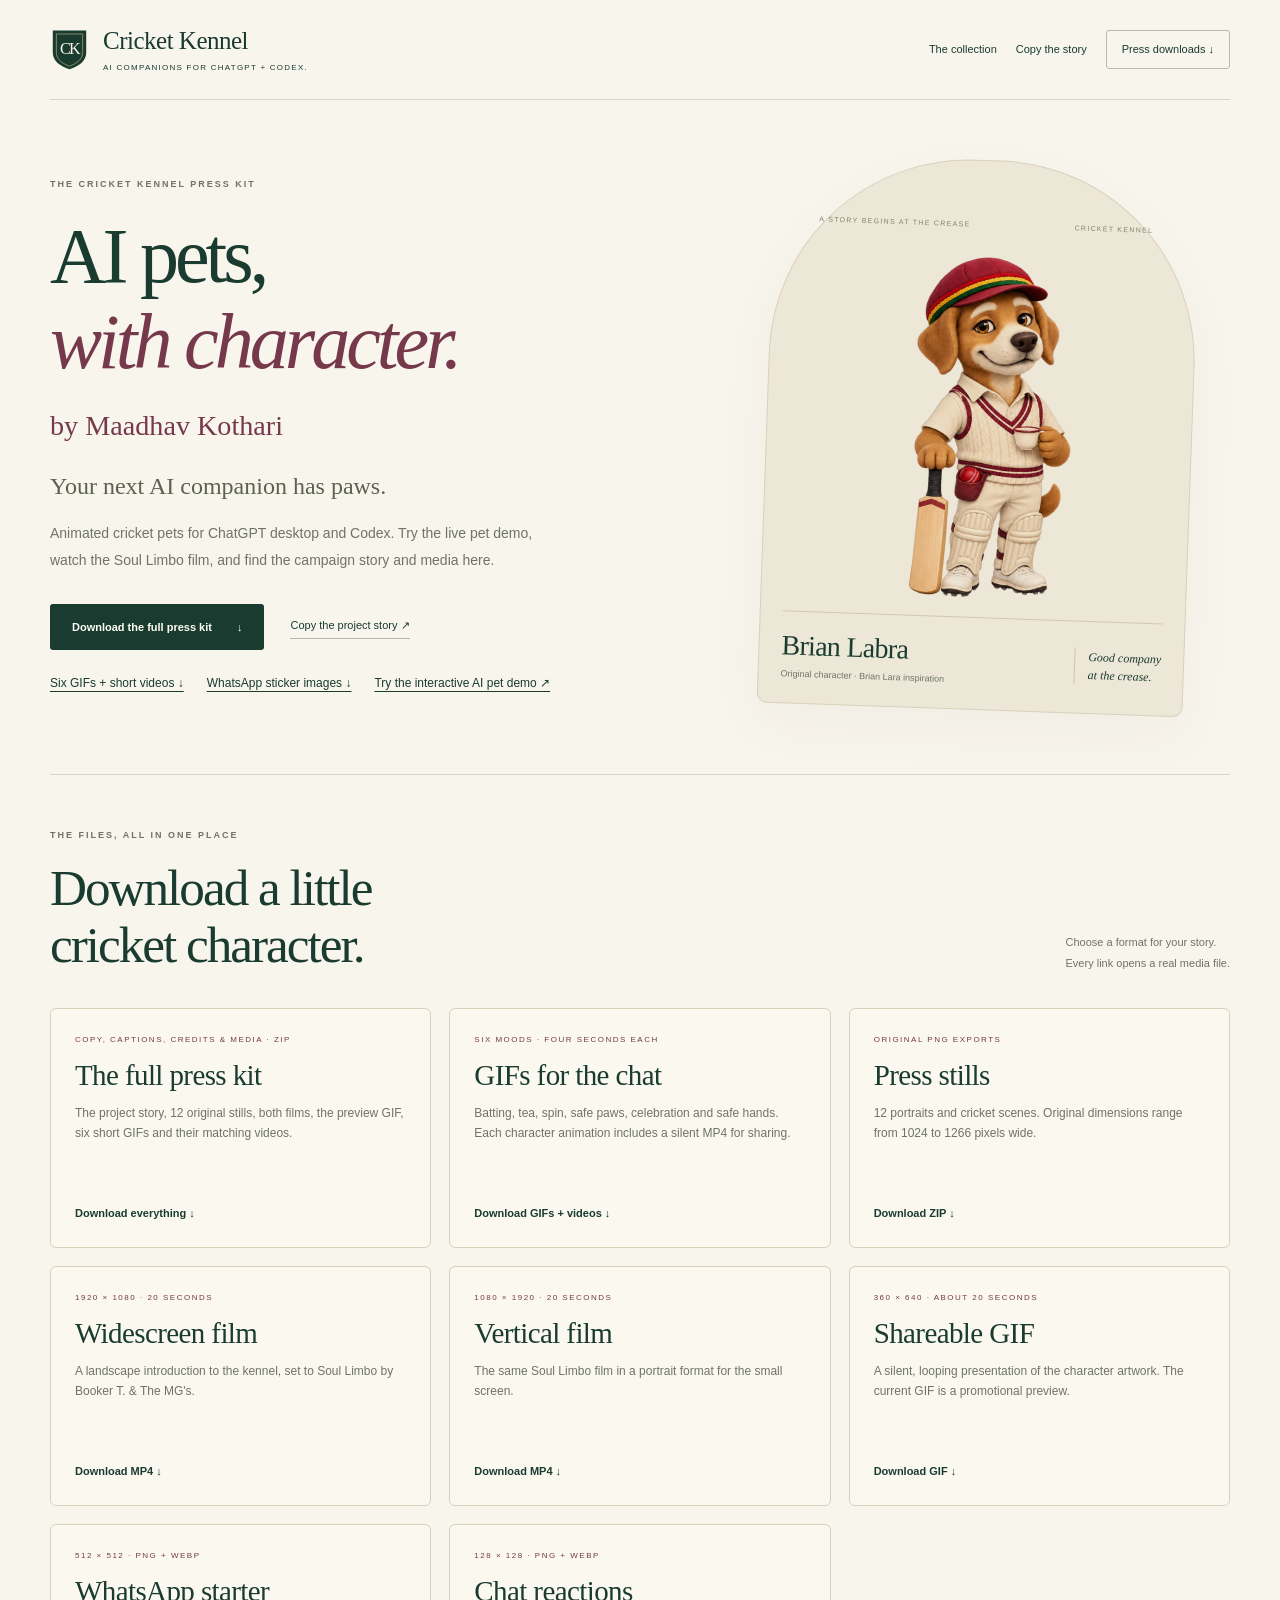
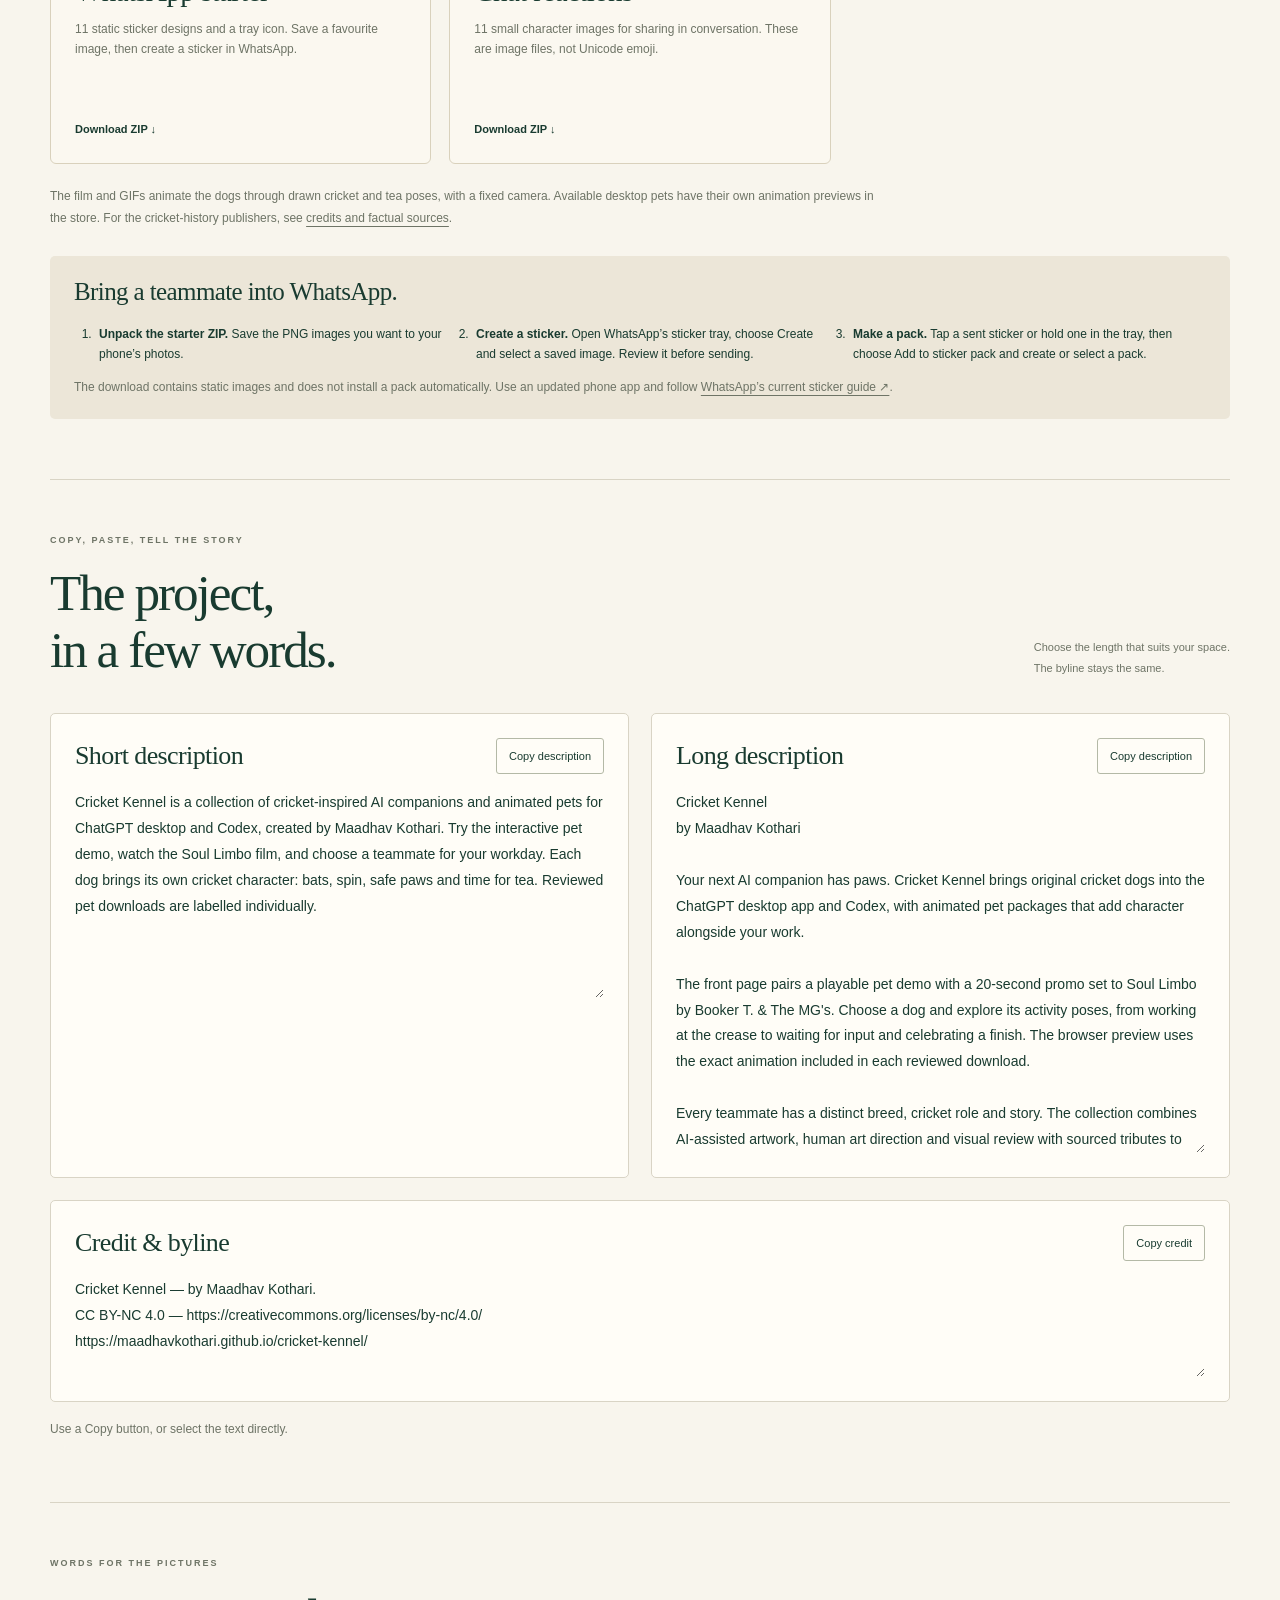
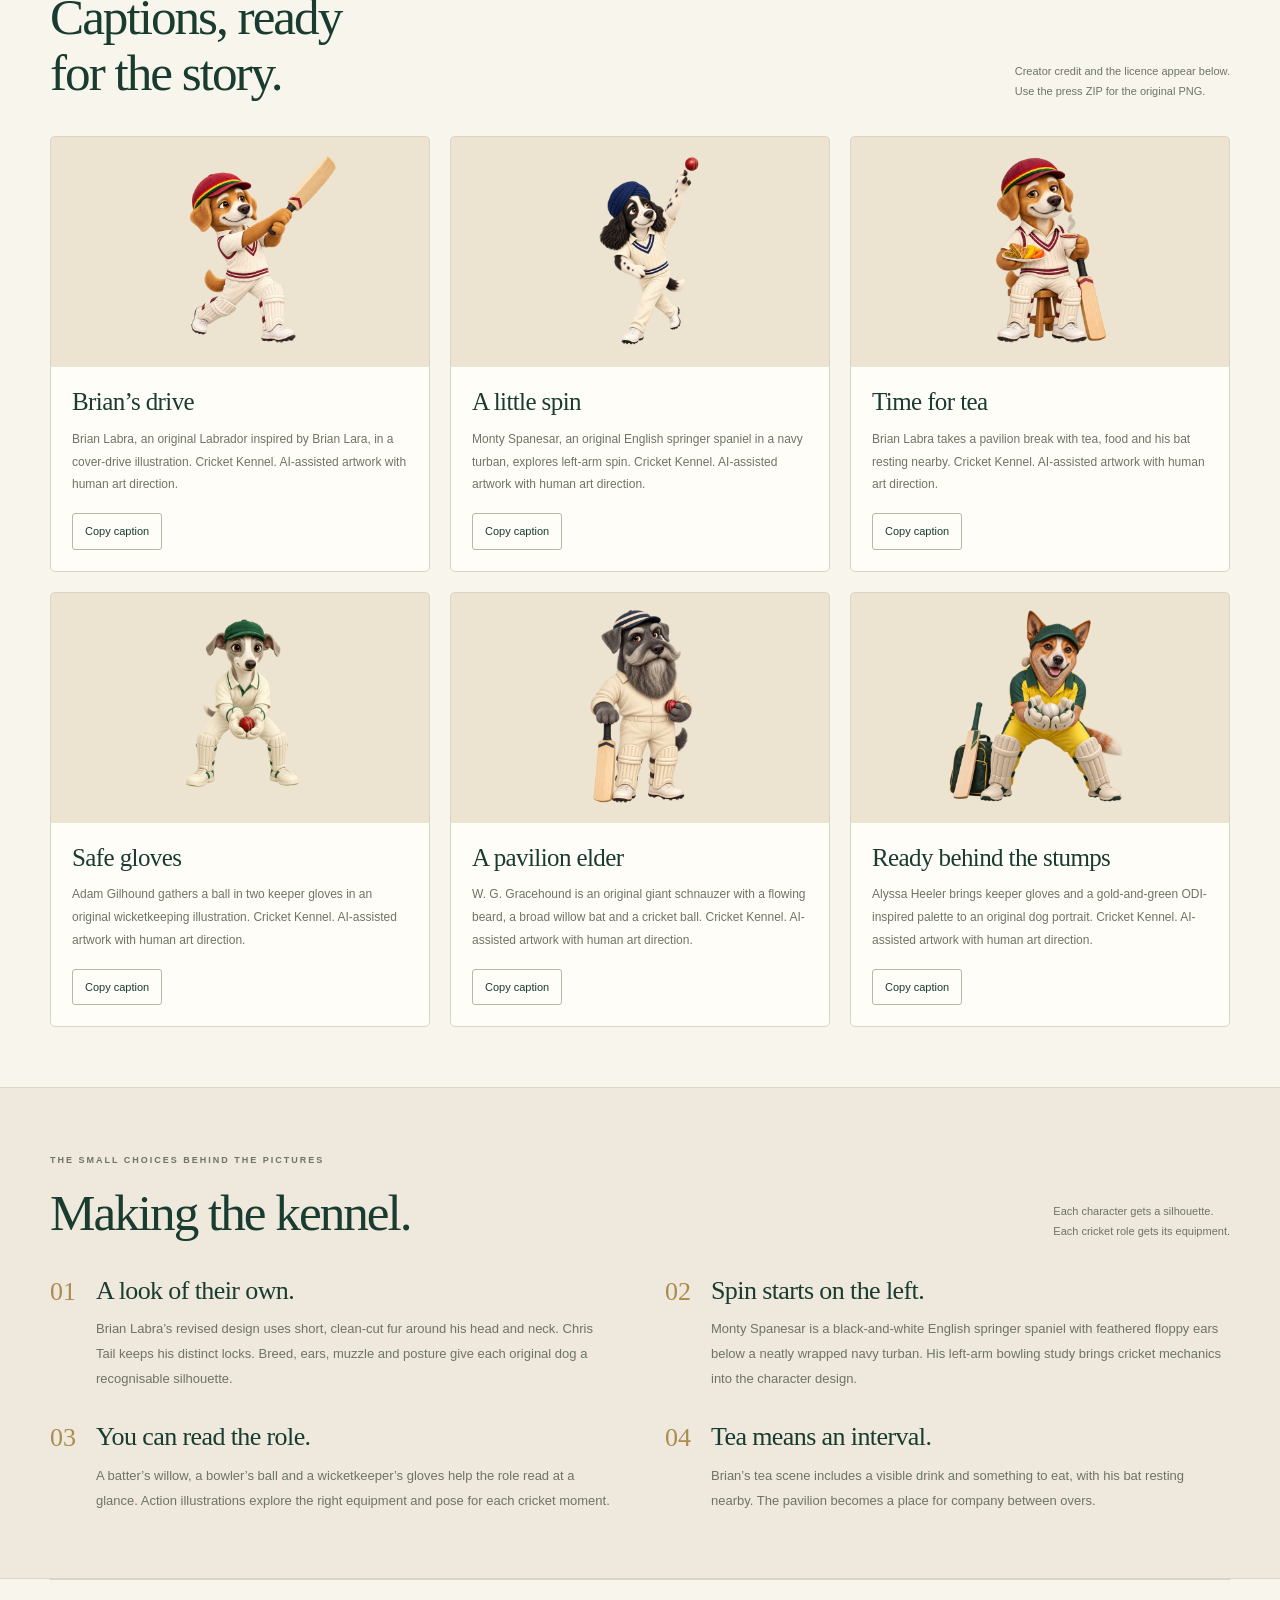
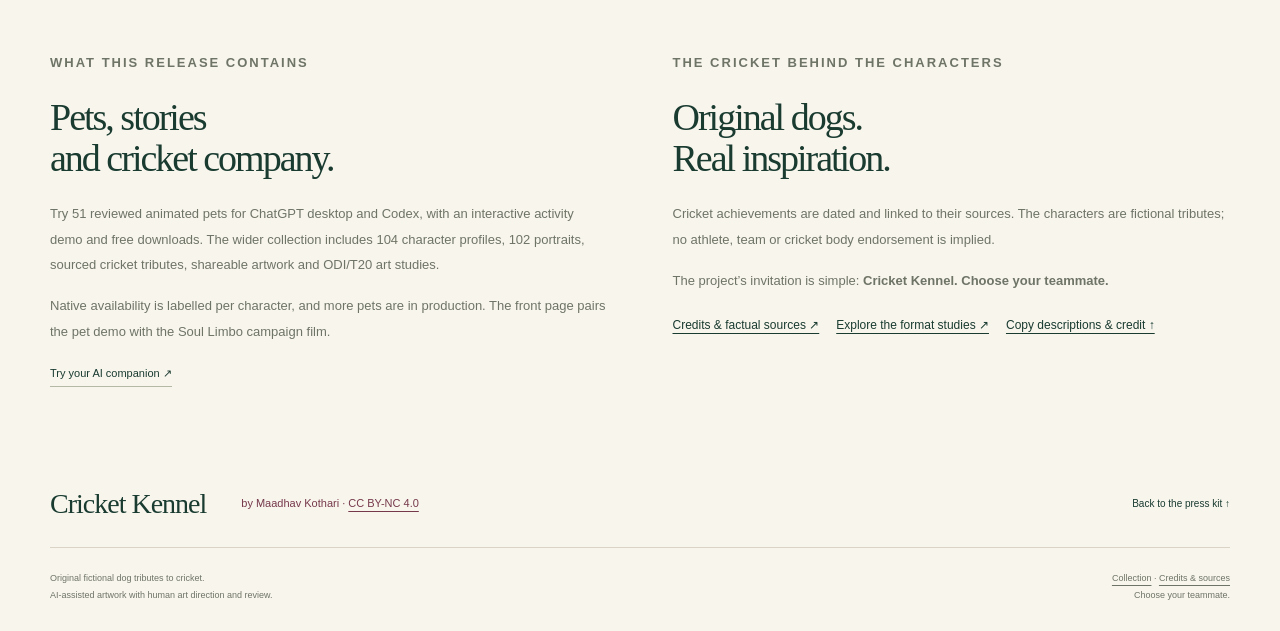
<file: press.html>
<!doctype html>
<html lang="en">
<head>
  <meta charset="utf-8">
  <meta name="viewport" content="width=device-width,initial-scale=1">
  <meta name="theme-color" content="#193b30">
  <meta name="description" content="Cricket Kennel press kit: AI companions and animated pets for ChatGPT desktop and Codex. Interactive demo, Soul Limbo film and free pet downloads.">
  <meta name="author" content="Maadhav Kothari">
  <meta property="og:title" content="Cricket Kennel — Press kit">
  <meta property="og:description" content="Your next AI companion has paws. Try Cricket Kennel for ChatGPT desktop and Codex.">
  <meta property="og:type" content="website">
  <meta property="og:url" content="https://maadhavkothari.github.io/cricket-kennel/press.html">
  <meta property="og:image" content="https://maadhavkothari.github.io/cricket-kennel/assets/social-preview.jpg">
  <meta property="og:image:width" content="1200">
  <meta property="og:image:height" content="675">
  <meta name="twitter:card" content="summary_large_image">
  <link rel="canonical" href="https://maadhavkothari.github.io/cricket-kennel/press.html">
  <title>Press kit — Cricket Kennel by Maadhav Kothari</title>
  <link rel="icon" href="favicon.svg" type="image/svg+xml">
  <link rel="stylesheet" href="styles.css?v=20260928-v1-51-kits-53-native-a6f99154da8cbc52-ui-5f118ecd-skills-5b73dc3f-matchday-4f7d1217">
  <style>
    .press-hero{min-height:0;padding-block:60px 64px;grid-template-columns:1.1fr .9fr;gap:64px}
    .press-hero h1{font-size:clamp(60px,6.1vw,89px);letter-spacing:-4px}
    .press-byline{font:clamp(22px,2.2vw,29px)/1.4 var(--serif);color:var(--maroon);margin-top:21px}
    .press-hero .hero-description{max-width:485px;font-size:14px}
    .press-hero .hero-intro{max-width:485px;font-size:24px;margin-top:23px}
    .press-hero .hero-main{max-width:475px;transform:rotate(2deg);margin-inline:auto}
    .press-hero .hero-main>img{max-height:380px}
    .press-jump-links{display:flex;gap:12px 23px;flex-wrap:wrap;margin-top:23px;font-size:12px}
    .press-jump-links a{white-space:nowrap}
    .press-media,.press-copy-section{padding-block:53px 60px;border-top:1px solid var(--line)}
    .press-media .download-grid{grid-template-columns:repeat(3,minmax(0,1fr));margin-top:29px;gap:18px}
    .press-media .download-card{min-height:240px;padding:24px}
    .press-media .download-card p{font-size:12px}
    .press-media .download-card h3{font-size:29px}
    .press-media-note{font-size:12px;line-height:1.8;color:var(--muted);margin-top:22px;max-width:830px}
    .press-steps{margin-top:27px;padding:22px 24px;background:var(--oat);border-radius:5px}
    .press-steps h3{font-size:25px}
    .press-steps ol{padding-left:21px;display:grid;grid-template-columns:repeat(3,minmax(0,1fr));gap:20px;font-size:12px;margin-block:18px 12px}
    .press-steps li{padding-left:4px}
    .press-steps p{font-size:12px;color:var(--muted)}
    .press-copy-grid{display:grid;grid-template-columns:1fr 1fr;gap:22px;margin-top:30px}
    .press-copy-block{border:1px solid var(--line);border-radius:5px;background:var(--paper);padding:24px;min-width:0}
    .press-copy-top{display:flex;align-items:center;justify-content:space-between;gap:14px;margin-bottom:16px}
    .press-copy-top h3{font-size:26px}
    .press-copy-button{font-size:11px;line-height:1.5;white-space:nowrap;border:1px solid #b4b9a6;border-radius:3px;background:transparent;padding:9px 12px}
    .press-copy-button:hover{background:var(--oat)}
    .press-copy-block textarea{width:100%;display:block;resize:vertical;min-height:160px;border:0;padding:0;background:transparent;color:var(--green);font:14px/1.85 var(--sans);border-radius:0}
    .press-copy-block textarea:focus-visible{outline:2px solid var(--gold);outline-offset:6px}
    .press-copy-block textarea.copy-long{min-height:350px}
    .press-copy-block textarea.copy-credit{min-height:100px}
    .press-copy-help{font-size:12px;color:var(--muted);margin-top:17px;min-height:23px}
    .press-credit-block{margin-top:22px}
    .press-caption-grid{display:grid;grid-template-columns:repeat(3,minmax(0,1fr));gap:20px;margin-top:28px}
    .press-caption{border:1px solid var(--line);border-radius:5px;background:var(--paper);overflow:hidden}
    .press-caption img{width:100%;height:230px;object-fit:contain;padding:16px;background:var(--oat);mix-blend-mode:multiply}
    .press-caption-body{padding:21px}
    .press-caption h3{font-size:25px;margin-bottom:12px}
    .press-caption p{font-size:12px;line-height:1.9;color:var(--muted)}
    .press-caption .press-copy-button{margin-top:17px}
    .press-notes{display:grid;grid-template-columns:repeat(2,minmax(0,1fr));gap:32px 50px;margin-top:34px}
    .press-note{display:flex;gap:20px}
    .press-note>span{font:26px var(--serif);color:var(--gold);flex:none}
    .press-note h3{font-size:26px;margin-bottom:12px}
    .press-note p{font-size:13px;line-height:1.9;color:var(--muted)}
    .press-about{display:grid;grid-template-columns:1fr 1fr;gap:65px;padding-block:54px 62px;border-top:1px solid var(--line)}
    .press-about h2{font-size:38px;margin-bottom:21px}
    .press-about p{font-size:13px;color:var(--muted);line-height:1.95;margin-top:16px}
    .press-about .underlink{display:inline-block;margin-top:20px}
    .press-source-links{display:flex;flex-wrap:wrap;gap:17px;margin-top:22px;font-size:12px}
    @media(max-width:1000px){.press-media .download-grid{grid-template-columns:repeat(2,minmax(0,1fr))}.press-caption-grid{grid-template-columns:repeat(2,minmax(0,1fr))}.press-hero{gap:35px}.press-hero h1{font-size:68px;letter-spacing:-3px}.press-hero .hero-main strong{font-size:24px}.press-about{gap:40px}}
    @media(max-width:650px){.press-hero{grid-template-columns:1fr;padding-block:38px 42px;gap:32px}.press-hero h1{font-size:62px;letter-spacing:-3px}.press-hero .hero-intro{font-size:23px}.press-hero .hero-main{max-width:380px;width:100%}.press-hero .hero-main>img{max-height:310px}.press-byline{font-size:25px}.press-media,.press-copy-section{padding-block:40px}.press-media .download-grid,.press-copy-grid,.press-caption-grid,.press-notes,.press-about{grid-template-columns:1fr}.press-media .download-grid{gap:13px}.press-media .download-card{min-height:0;padding:22px}.press-copy-block{padding:21px}.press-copy-block textarea.copy-long{min-height:420px}.press-caption img{height:260px}.press-steps{padding:22px}.press-steps ol{grid-template-columns:1fr;gap:13px}.press-notes{gap:28px}.press-note{gap:17px}.press-about{gap:34px;padding-block:41px}.press-about h2{font-size:34px}.press-jump-links{font-size:11px;gap:11px 18px}.press-copy-top{align-items:flex-start}.press-copy-top h3{font-size:25px}.press-copy-button{font-size:11px}.press-media-note{font-size:12px}}
  </style>
</head>
<body id="top">
  <a class="skip" href="#press-media">Skip to press downloads</a>
  <header class="site-header wrap">
    <a class="brand" href="index.html"><img src="favicon.svg" alt="" width="37" height="43"><span>Cricket Kennel<small>AI companions for ChatGPT + Codex.</small></span></a>
    <nav aria-label="Main navigation"><a href="index.html#team">The collection</a><a href="#project-copy">Copy the story</a><a class="nav-download" href="#press-media">Press downloads <span aria-hidden="true">↓</span></a></nav>
  </header>
  <main>
    <section class="hero press-hero wrap" aria-labelledby="press-title">
      <div class="hero-copy">
        <p class="eyebrow">The Cricket Kennel press kit</p>
        <h1 id="press-title">AI pets,<br> <em>with character.</em></h1>
        <p class="press-byline">by Maadhav Kothari</p>
        <p class="hero-intro">Your next AI companion has paws.</p>
        <p class="hero-description">Animated cricket pets for ChatGPT desktop and Codex. Try the live pet demo, watch the Soul Limbo film, and find the campaign story and media here.</p>
        <div class="hero-actions"><a class="button primary" href="downloads/cricket-kennel-press-kit.zip?v=20260919-ai-pets-cue4" download>Download the full press kit <span aria-hidden="true">↓</span></a><a class="underlink" href="#project-copy">Copy the project story ↗</a></div>
        <div class="press-jump-links"><a href="downloads/cricket-kennel-whatsapp-gifs.zip?v=20260919-ai-pets-cue4" download>Six GIFs + short videos ↓</a><a href="downloads/cricket-kennel-stickers.zip?v=20260919-ai-pets-cue4" download>WhatsApp sticker images ↓</a><a href="index.html#pet-store">Try the interactive AI pet demo ↗</a></div>
      </div>
      <figure class="hero-main">
        <div class="hero-edition"><span>A story begins at the crease</span><span>Cricket Kennel</span></div>
        <img src="assets/brian.webp?v=20260919-ai-pets-cue4" width="960" height="960" alt="Brian Labra, an original honey-brown Labrador with a clean-cut head, cream cricket whites and a bat.">
        <figcaption><span><strong>Brian Labra</strong><small>Original character · Brian Lara inspiration</small></span><span class="hero-signature">Good company<br> at the crease.</span></figcaption>
      </figure>
    </section>

    <section class="press-media wrap" id="press-media" aria-labelledby="media-title">
      <div class="section-heading"><div><p class="eyebrow">The files, all in one place</p><h2 id="media-title">Download a little<br> cricket character.</h2></div><p>Choose a format for your story.<br> Every link opens a real media file.</p></div>
      <div class="download-grid">
        <a class="download-card" href="downloads/cricket-kennel-press-kit.zip?v=20260919-ai-pets-cue4" download><span class="download-kicker">Copy, captions, credits &amp; media · ZIP</span><h3>The full press kit</h3><p>The project story, 12 original stills, both films, the preview GIF, six short GIFs and their matching videos.</p><span>Download everything ↓</span></a>
        <a class="download-card" href="downloads/cricket-kennel-whatsapp-gifs.zip?v=20260919-ai-pets-cue4" download><span class="download-kicker">Six moods · Four seconds each</span><h3>GIFs for the chat</h3><p>Batting, tea, spin, safe paws, celebration and safe hands. Each character animation includes a silent MP4 for sharing.</p><span>Download GIFs + videos ↓</span></a>
        <a class="download-card" href="downloads/cricket-kennel-press-stills.zip?v=20260919-ai-pets-cue4" download><span class="download-kicker">Original PNG exports</span><h3>Press stills</h3><p>12 portraits and cricket scenes. Original dimensions range from 1024 to 1266 pixels wide.</p><span>Download ZIP ↓</span></a>
        <a class="download-card" href="media/cricket-kennel-horizontal.mp4?v=20260919-ai-pets-cue4" download><span class="download-kicker">1920 × 1080 · 20 seconds</span><h3>Widescreen film</h3><p>A landscape introduction to the kennel, set to Soul Limbo by Booker T. &amp; The MG's.</p><span>Download MP4 ↓</span></a>
        <a class="download-card" href="media/cricket-kennel-vertical.mp4?v=20260919-ai-pets-cue4" download><span class="download-kicker">1080 × 1920 · 20 seconds</span><h3>Vertical film</h3><p>The same Soul Limbo film in a portrait format for the small screen.</p><span>Download MP4 ↓</span></a>
        <a class="download-card" href="media/cricket-kennel-preview.gif?v=20260919-ai-pets-cue4" download><span class="download-kicker">360 × 640 · about 20 seconds</span><h3>Shareable GIF</h3><p>A silent, looping presentation of the character artwork. The current GIF is a promotional preview.</p><span>Download GIF ↓</span></a>
        <a class="download-card" href="downloads/cricket-kennel-stickers.zip?v=20260919-ai-pets-cue4" download><span class="download-kicker">512 × 512 · PNG + WebP</span><h3>WhatsApp starter</h3><p>11 static sticker designs and a tray icon. Save a favourite image, then create a sticker in WhatsApp.</p><span>Download ZIP ↓</span></a>
        <a class="download-card" href="downloads/cricket-kennel-reactions.zip?v=20260919-ai-pets-cue4" download><span class="download-kicker">128 × 128 · PNG + WebP</span><h3>Chat reactions</h3><p>11 small character images for sharing in conversation. These are image files, not Unicode emoji.</p><span>Download ZIP ↓</span></a>
      </div>
      <p class="press-media-note">The film and GIFs animate the dogs through drawn cricket and tea poses, with a fixed camera. Available desktop pets have their own animation previews in the store. For the cricket-history publishers, see <a href="CREDITS.md">credits and factual sources</a>.</p>
      <div class="press-steps" aria-labelledby="whatsapp-title">
        <h3 id="whatsapp-title">Bring a teammate into WhatsApp.</h3>
        <ol><li><strong>Unpack the starter ZIP.</strong> Save the PNG images you want to your phone’s photos.</li><li><strong>Create a sticker.</strong> Open WhatsApp’s sticker tray, choose Create and select a saved image. Review it before sending.</li><li><strong>Make a pack.</strong> Tap a sent sticker or hold one in the tray, then choose Add to sticker pack and create or select a pack.</li></ol>
        <p>The download contains static images and does not install a pack automatically. Use an updated phone app and follow <a href="https://faq.whatsapp.com/1056840314992666" target="_blank" rel="noopener noreferrer">WhatsApp’s current sticker guide ↗</a>.</p>
      </div>
    </section>

    <section class="press-copy-section wrap" id="project-copy" aria-labelledby="copy-title">
      <div class="section-heading"><div><p class="eyebrow">Copy, paste, tell the story</p><h2 id="copy-title">The project,<br> in a few words.</h2></div><p>Choose the length that suits your space.<br> The byline stays the same.</p></div>
      <div class="press-copy-grid">
        <article class="press-copy-block"><div class="press-copy-top"><h3><label for="copy-short">Short description</label></h3><button class="press-copy-button" type="button" data-copy="copy-short">Copy description</button></div><textarea id="copy-short" readonly rows="8" spellcheck="false">Cricket Kennel is a collection of cricket-inspired AI companions and animated pets for ChatGPT desktop and Codex, created by Maadhav Kothari. Try the interactive pet demo, watch the Soul Limbo film, and choose a teammate for your workday. Each dog brings its own cricket character: bats, spin, safe paws and time for tea. Reviewed pet downloads are labelled individually.</textarea></article>
        <article class="press-copy-block"><div class="press-copy-top"><h3><label for="copy-long">Long description</label></h3><button class="press-copy-button" type="button" data-copy="copy-long">Copy description</button></div><textarea id="copy-long" class="copy-long" readonly rows="14" spellcheck="false">Cricket Kennel
by Maadhav Kothari

Your next AI companion has paws. Cricket Kennel brings original cricket dogs into the ChatGPT desktop app and Codex, with animated pet packages that add character alongside your work.

The front page pairs a playable pet demo with a 20-second promo set to Soul Limbo by Booker T. &amp; The MG's. Choose a dog and explore its activity poses, from working at the crease to waiting for input and celebrating a finish. The browser preview uses the exact animation included in each reviewed download.

Every teammate has a distinct breed, cricket role and story. The collection combines AI-assisted artwork, human art direction and visual review with sourced tributes to cricket greats. Character portraits, ODI/T20 art studies, stickers and short cricket animations extend the kennel beyond the desktop.

Download availability is shown per character. Desktop/CLI pets and ChatGPT web use different installation formats; the downloads include setup instructions and a link to the official guide. More native pets remain in production.

Choose your teammate. Bring a little cricket to your workday.</textarea></article>
      </div>
      <article class="press-copy-block press-credit-block"><div class="press-copy-top"><h3><label for="copy-credit">Credit &amp; byline</label></h3><button class="press-copy-button" type="button" data-copy="copy-credit">Copy credit</button></div><textarea id="copy-credit" class="copy-credit" readonly rows="3" spellcheck="false">Cricket Kennel — by Maadhav Kothari.
CC BY-NC 4.0 — https://creativecommons.org/licenses/by-nc/4.0/
https://maadhavkothari.github.io/cricket-kennel/</textarea></article>
      <p class="press-copy-help" id="copy-status" role="status" aria-live="polite">Use a Copy button, or select the text directly.</p>
    </section>

    <section class="press-copy-section wrap" id="captions" aria-labelledby="caption-title">
      <div class="section-heading"><div><p class="eyebrow">Words for the pictures</p><h2 id="caption-title">Captions, ready<br> for the story.</h2></div><p>Creator credit and the licence appear below.<br> Use the press ZIP for the original PNG.</p></div>
      <div class="press-caption-grid">
        <article class="press-caption"><img src="assets/brian-cover-drive.webp?v=20260919-ai-pets-cue4" alt="Brian Labra holding his bat through an illustrated cover-drive pose." width="400" height="400" loading="lazy"><div class="press-caption-body"><h3>Brian’s drive</h3><p id="caption-brian">Brian Labra, an original Labrador inspired by Brian Lara, in a cover-drive illustration. Cricket Kennel. AI-assisted artwork with human art direction.</p><button class="press-copy-button" type="button" data-copy="caption-brian">Copy caption</button></div></article>
        <article class="press-caption"><img src="assets/monty-spanesar-left-arm-spin.webp?v=20260919-ai-pets-cue4" alt="Monty Spanesar, a navy-turbaned springer spaniel, in a left-arm spin illustration." width="400" height="400" loading="lazy"><div class="press-caption-body"><h3>A little spin</h3><p id="caption-monty">Monty Spanesar, an original English springer spaniel in a navy turban, explores left-arm spin. Cricket Kennel. AI-assisted artwork with human art direction.</p><button class="press-copy-button" type="button" data-copy="caption-monty">Copy caption</button></div></article>
        <article class="press-caption"><img src="assets/brian-tea-food.webp?v=20260919-ai-pets-cue4" alt="Brian Labra holding a cup and a plate of food, with his bat resting beside him." width="400" height="400" loading="lazy"><div class="press-caption-body"><h3>Time for tea</h3><p id="caption-tea">Brian Labra takes a pavilion break with tea, food and his bat resting nearby. Cricket Kennel. AI-assisted artwork with human art direction.</p><button class="press-copy-button" type="button" data-copy="caption-tea">Copy caption</button></div></article>
        <article class="press-caption"><img src="assets/adam-gilhound-keeper-take.webp?v=20260919-ai-pets-cue4" alt="Adam Gilhound gathers a cricket ball in two wicketkeeping gloves." width="400" height="400" loading="lazy"><div class="press-caption-body"><h3>Safe gloves</h3><p id="caption-keeper">Adam Gilhound gathers a ball in two keeper gloves in an original wicketkeeping illustration. Cricket Kennel. AI-assisted artwork with human art direction.</p><button class="press-copy-button" type="button" data-copy="caption-keeper">Copy caption</button></div></article>
        <article class="press-caption"><img src="assets/wg-gracehound.webp?v=20260919-ai-pets-cue4" alt="W. G. Gracehound, a bearded giant schnauzer, with a cricket bat and ball." width="400" height="400" loading="lazy"><div class="press-caption-body"><h3>A pavilion elder</h3><p id="caption-grace">W. G. Gracehound is an original giant schnauzer with a flowing beard, a broad willow bat and a cricket ball. Cricket Kennel. AI-assisted artwork with human art direction.</p><button class="press-copy-button" type="button" data-copy="caption-grace">Copy caption</button></div></article>
        <article class="press-caption"><img src="assets/alyssa-heeler.webp?v=20260919-ai-pets-cue4" alt="Alyssa Heeler, an original wicketkeeper dog in a gold-and-green ODI-inspired kit." width="400" height="400" loading="lazy"><div class="press-caption-body"><h3>Ready behind the stumps</h3><p id="caption-alyssa">Alyssa Heeler brings keeper gloves and a gold-and-green ODI-inspired palette to an original dog portrait. Cricket Kennel. AI-assisted artwork with human art direction.</p><button class="press-copy-button" type="button" data-copy="caption-alyssa">Copy caption</button></div></article>
      </div>
    </section>

    <section class="story-section" id="making-of" aria-labelledby="making-title">
      <div class="wrap"><div class="section-heading"><div><p class="eyebrow">The small choices behind the pictures</p><h2 id="making-title">Making the kennel.</h2></div><p>Each character gets a silhouette.<br> Each cricket role gets its equipment.</p></div>
        <div class="press-notes">
          <article class="press-note"><span>01</span><div><h3>A look of their own.</h3><p>Brian Labra’s revised design uses short, clean-cut fur around his head and neck. Chris Tail keeps his distinct locks. Breed, ears, muzzle and posture give each original dog a recognisable silhouette.</p></div></article>
          <article class="press-note"><span>02</span><div><h3>Spin starts on the left.</h3><p>Monty Spanesar is a black-and-white English springer spaniel with feathered floppy ears below a neatly wrapped navy turban. His left-arm bowling study brings cricket mechanics into the character design.</p></div></article>
          <article class="press-note"><span>03</span><div><h3>You can read the role.</h3><p>A batter’s willow, a bowler’s ball and a wicketkeeper’s gloves help the role read at a glance. Action illustrations explore the right equipment and pose for each cricket moment.</p></div></article>
          <article class="press-note"><span>04</span><div><h3>Tea means an interval.</h3><p>Brian’s tea scene includes a visible drink and something to eat, with his bat resting nearby. The pavilion becomes a place for company between overs.</p></div></article>
        </div>
      </div>
    </section>

    <section class="press-about wrap" aria-label="Project scope and sources">
      <article><p class="eyebrow">What this release contains</p><h2>Pets, stories<br> and cricket company.</h2><p>Try 51 reviewed animated pets for ChatGPT desktop and Codex, with an interactive activity demo and free downloads. The wider collection includes 104 character profiles, 102 portraits, sourced cricket tributes, shareable artwork and ODI/T20 art studies.</p><p>Native availability is labelled per character, and more pets are in production. The front page pairs the pet demo with the Soul Limbo campaign film.</p><a class="underlink" href="index.html#pet-store">Try your AI companion ↗</a></article>
      <article><p class="eyebrow">The cricket behind the characters</p><h2>Original dogs.<br> Real inspiration.</h2><p>Cricket achievements are dated and linked to their sources. The characters are fictional tributes; no athlete, team or cricket body endorsement is implied.</p><p>The project’s invitation is simple: <strong>Cricket Kennel. Choose your teammate.</strong></p><div class="press-source-links"><a href="CREDITS.md">Credits &amp; factual sources ↗</a><a href="index.html#formats">Explore the format studies ↗</a><a href="#project-copy">Copy descriptions &amp; credit ↑</a></div></article>
    </section>
  </main>
  <footer class="site-footer wrap"><div class="footer-top"><a class="footer-brand" href="index.html">Cricket Kennel</a><p>by Maadhav Kothari · <a rel="license" href="https://creativecommons.org/licenses/by-nc/4.0/">CC BY-NC 4.0</a></p><a href="#top">Back to the press kit ↑</a></div><div class="footer-bottom"><p>Original fictional dog tributes to cricket.<br> AI-assisted artwork with human art direction and review.</p><p><a href="index.html">Collection</a> · <a href="CREDITS.md">Credits &amp; sources</a><br> Choose your teammate.</p></div></footer>
  <script>
    (() => {
      const status = document.getElementById('copy-status');
      for (const button of document.querySelectorAll('[data-copy]')) {
        button.addEventListener('click', async () => {
          const target = document.getElementById(button.dataset.copy);
          if (!target) return;
          const text = ('value' in target ? target.value : target.textContent).trim();
          try {
            if (!navigator.clipboard?.writeText) throw new Error('Clipboard unavailable');
            await navigator.clipboard.writeText(text);
            status.textContent = 'Copied. Ready to paste into your story.';
            button.textContent = 'Copied ✓';
          } catch {
            if (typeof target.select === 'function') { target.focus(); target.select(); }
            else {
              const selection = window.getSelection();
              const range = document.createRange();
              range.selectNodeContents(target);
              selection.removeAllRanges();
              selection.addRange(range);
            }
            status.textContent = 'Text selected. Press Command-C or Control-C to copy.';
          }
        });
      }
    })();
  </script>
</body>
</html>
</file>
<file: styles.css>
:root{--ivory:#f8f5ed;--paper:#fffdf7;--green:#193b30;--deep:#102b23;--maroon:#76394b;--gold:#ac8b4e;--line:#d9d4c5;--muted:#6e7466;--oat:#ece6d8;--serif:Georgia,"Times New Roman",serif;--sans:-apple-system,BlinkMacSystemFont,"Segoe UI",sans-serif}*{box-sizing:border-box}html{scroll-behavior:smooth;scroll-padding-top:25px}body{margin:0;background:var(--ivory);color:var(--green);font:15px/1.7 var(--sans)}button,input,select{font:inherit}button{cursor:pointer;color:inherit}a{color:inherit;text-underline-offset:4px}img,video{display:block;max-width:100%}button,a,input,select,summary{outline-offset:5px}button:focus-visible,a:focus-visible,input:focus-visible,select:focus-visible,summary:focus-visible{outline:3px solid var(--gold)}h1,h2,h3,p,figure{margin:0}h1,h2,h3{font-family:var(--serif);font-weight:400;line-height:1.1}h1{font-size:clamp(64px,6.7vw,104px);letter-spacing:-5px}h1 em{color:var(--maroon);font-weight:400}h2{font-size:clamp(36px,4vw,56px);letter-spacing:-2px}h3{font-size:25px;letter-spacing:-.6px}.wrap{width:min(1360px,calc(100% - 100px));margin-inline:auto}.sr-only,.skip:not(:focus){position:absolute;width:1px;height:1px;padding:0;overflow:hidden;clip:rect(0,0,0,0);white-space:nowrap}.skip:focus{position:fixed;z-index:100;top:15px;left:15px;background:var(--green);color:white;padding:12px 20px}.site-header{display:flex;align-items:center;justify-content:space-between;gap:30px;padding-block:27px;border-bottom:1px solid var(--line)}.brand{display:flex;align-items:center;gap:14px;font:25px var(--serif);letter-spacing:-.5px;text-decoration:none}.brand img{width:39px;flex:none}.brand small{display:block;font:8px var(--sans);letter-spacing:1.25px;text-transform:uppercase;margin-top:8px}.site-header nav{display:flex;align-items:center;gap:29px;font-size:11px}.site-header nav a{text-decoration:none}.site-header nav .nav-download{border:1px solid #b8bca9;border-radius:3px;padding:9px 15px}.site-header nav a:hover{color:var(--maroon)}.hero{display:grid;grid-template-columns:1fr 1.03fr;gap:62px;align-items:center;min-height:735px;padding-block:65px 78px}.eyebrow{font-size:9px;text-transform:uppercase;font-weight:600;letter-spacing:2px;color:var(--muted);margin-bottom:21px}.hero-copy>.eyebrow span{width:6px;height:6px;display:inline-block;border-radius:50%;background:var(--maroon);margin-right:8px;vertical-align:1px}.hero-intro{font:23px/1.5 var(--serif);max-width:380px;margin-top:27px;color:#5b6350}.hero-description{font-size:12px;line-height:1.9;max-width:360px;color:var(--muted);margin-top:16px}.hero-actions{display:flex;align-items:center;gap:26px;flex-wrap:wrap;margin-top:31px}.button{display:inline-flex;align-items:center;justify-content:center;gap:25px;min-height:46px;padding:12px 21px;font-size:11px;font-weight:600;border:1px solid transparent;border-radius:3px;text-decoration:none}.primary{background:var(--green);color:var(--paper)}.primary:hover{background:var(--deep)}.underlink{font-size:11px;text-decoration:none;border-bottom:1px solid #b4b9a6;padding-bottom:3px}.hero-footnote{display:flex;gap:10px;align-items:center;font-size:9px;color:var(--muted);margin-top:38px}.hero-footnote strong{font-weight:500}.tiny-ball{width:17px;height:17px;border-radius:50%;background:var(--maroon);position:relative;transform:rotate(28deg);flex:none}.tiny-ball:after{content:"";border-inline:1px dashed #d5a995;position:absolute;height:15px;width:2px;top:1px;left:7px}.hero-art{position:relative;padding:0 20px 0 35px;min-width:0}.hero-orbit{position:absolute;inset:8% -1% 10% 0;border:1px solid #d9d1bd;border-radius:50%;z-index:-1}.hero-main{background:#ede7d8;border:1px solid #d9d0bb;padding:30px 22px 21px;border-radius:200px 200px 10px 10px;transform:rotate(2deg);box-shadow:0 20px 60px #46340b0a}.hero-edition{display:flex;justify-content:space-between;font-size:7px;text-transform:uppercase;letter-spacing:1.3px;color:#82816b;margin:28px 23px 6px}.hero-main>img{aspect-ratio:1;width:100%;object-fit:contain;mix-blend-mode:multiply}.hero-main figcaption{border-top:1px solid #d2c8b2;padding-top:18px;display:flex;justify-content:space-between;align-items:center;gap:20px}.hero-main strong{font:28px var(--serif);letter-spacing:-.7px;display:block}.hero-main small{font-size:9px;color:var(--muted);display:block;margin-top:5px}.hero-signature{font:12px/1.5 var(--serif);font-style:italic;max-width:104px;border-left:1px solid #cec5ae;padding-left:13px}.hero-small{position:absolute;left:-37px;bottom:-28px;width:165px;background:#fbf7ed;border:6px solid var(--paper);border-bottom-width:10px;transform:rotate(-10deg);box-shadow:0 8px 25px #40331c1b;border-radius:3px}.hero-small img{aspect-ratio:1;object-fit:contain;width:100%;mix-blend-mode:multiply}.hero-small figcaption{font:14px var(--serif);padding:3px 5px 0;text-align:center;color:var(--maroon)}.hero-seal{position:absolute;right:-19px;top:12px;border:1px solid var(--maroon);outline:1px solid var(--maroon);outline-offset:5px;border-radius:50%;width:88px;height:88px;display:flex;align-items:center;justify-content:center;flex-direction:column;font-size:9px;line-height:1.5;transform:rotate(13deg);background:var(--ivory);color:var(--maroon)}.hero-seal i{font:14px var(--serif)}.boundary-strip{padding:20px 30px;display:flex;justify-content:center;align-items:center;gap:38px;border-block:1px solid var(--line);background:#efeade;font-size:10px;text-transform:uppercase;letter-spacing:1.3px;overflow:hidden;white-space:nowrap}.boundary-strip i{font-size:11px;color:var(--gold);font-style:normal}.team-section{padding-block:77px 60px}.section-heading{display:flex;justify-content:space-between;align-items:flex-end;gap:35px;margin-bottom:35px}.section-heading .eyebrow{margin-bottom:17px}.section-heading>p{font-size:11px;color:var(--muted);line-height:1.85}.team-tools{display:flex;align-items:center;justify-content:space-between;gap:25px;margin-top:33px}.search{position:relative;display:flex;align-items:center;width:min(410px,100%)}.search>span[aria-hidden]{position:absolute;left:13px;font-size:26px;line-height:1;color:#7c806d;pointer-events:none}.search input{width:100%;height:44px;padding:10px 15px 10px 41px;background:var(--paper);border:1px solid var(--line);border-radius:4px;color:var(--green);font-size:11px}.result-count{font-size:10px;color:var(--muted);white-space:nowrap}.nation-filters{display:flex;flex-wrap:wrap;gap:8px;margin:19px 0 27px}.nation-button{background:transparent;border:1px solid #cdd1bf;border-radius:30px;padding:7px 15px;font-size:10px;min-height:34px}.nation-button:hover{background:#edf0e5}.nation-button[aria-pressed="true"]{background:var(--green);border-color:var(--green);color:var(--paper)}.team-grid{display:grid;grid-template-columns:repeat(4,minmax(0,1fr));gap:33px 23px}.pet-card{background:transparent;border:0;padding:0;text-align:left;width:100%;min-width:0}.pet-image{position:relative;border-radius:110px 110px 7px 7px;background:#ece6d9;border:1px solid #ded5c2;overflow:hidden;transition:background .2s}.pet-image img{aspect-ratio:1;width:100%;object-fit:contain;mix-blend-mode:multiply;transition:transform .35s;padding:12px}.pet-card:hover .pet-image img{transform:translateY(-5px) scale(1.035)}.pet-card:hover .pet-image{background:#e5ddc9}.pet-number{position:absolute;left:16px;bottom:13px;font-size:8px;color:#86836f;letter-spacing:1px}.pet-arrow{position:absolute;right:13px;bottom:11px;background:var(--paper);border:1px solid #dbd4c2;border-radius:50%;width:29px;height:29px;display:grid;place-content:center;font-size:16px;color:var(--maroon)}.pet-card h3{font-size:26px;margin-top:16px;line-height:1.15}.pet-card .pet-breed{font-size:10px;color:var(--muted);display:block;margin-top:6px}.pet-card .pet-role{font-size:8px;letter-spacing:1.2px;text-transform:uppercase;color:var(--maroon);display:block;margin-top:12px}.collection-note{font-size:10px;color:var(--muted);margin-top:34px;line-height:1.8}.empty{font-size:13px;color:var(--muted);grid-column:1/-1;padding:25px 0}.story-section{background:#eee9dc;border-block:1px solid #dcd5c4;padding:65px 0}.story-layout{display:grid;grid-template-columns:1fr 1fr;gap:90px}.story-layout h2{font-size:45px}.story-points{display:grid;gap:27px}.story-points article{display:flex;gap:21px}.story-points article>span{font:25px var(--serif);color:var(--gold)}.story-points h3{font-size:24px;margin-bottom:9px}.story-points p{font-size:11px;color:var(--muted);line-height:1.9;max-width:450px}.film-section{background:var(--green);color:var(--ivory);padding:70px 0}.film-layout{display:grid;grid-template-columns:.75fr 1.4fr;align-items:center;gap:66px}.film-copy .eyebrow{color:#b7c2aa}.film-copy h2{font-size:49px}.film-copy>p:not(.eyebrow){font-size:12px;color:#c2cbb6;line-height:1.85;margin-top:22px;max-width:295px}.media-switches{display:flex;gap:7px;flex-wrap:wrap;margin-top:29px}.media-switch{background:transparent;border:1px solid #6a806c;color:#dce5d2;padding:7px 11px;border-radius:3px;min-height:35px;font-size:9px}.media-switch[aria-pressed="true"]{background:var(--ivory);border-color:var(--ivory);color:var(--green)}.film-copy .film-small{font-size:9px!important;margin-top:15px!important}.film-download{display:inline-block;font-size:10px;margin-top:15px;color:#d4dfc6}.film-player{border-radius:9px;overflow:hidden;border:1px solid #789076;background:#10291f;min-height:230px;display:grid;place-content:center;position:relative}.film-player video{width:100%;aspect-ratio:16/9;object-fit:contain;max-height:540px;background:#10291f}.film-player.is-vertical video{aspect-ratio:9/16;max-height:500px;width:auto;margin:auto;min-width:230px}.film-player>p{font-size:12px;padding:30px;color:#cfdbc0;max-width:360px}.gif-preview{width:100%;min-height:290px;display:flex;align-items:center;justify-content:center;flex-direction:column;position:relative}.gif-preview>img{max-height:500px;object-fit:contain}.gif-preview>button{margin:15px;padding:10px 16px;background:var(--ivory);border:0;border-radius:3px;color:var(--green);font-size:10px}.formats-section{padding-block:75px}.format-layout{display:grid;grid-template-columns:.8fr 1.6fr;gap:45px;border-top:1px solid var(--line);padding-top:30px}.format-selector label{display:block;font-size:10px;font-weight:600;margin-bottom:10px;color:var(--muted)}.format-selector select{font-size:11px;width:100%;color:var(--green);height:45px;border:1px solid var(--line);background:var(--paper);border-radius:4px;padding:10px}.format-palette{display:flex;gap:12px;flex-wrap:wrap;margin:24px 0}.format-swatch{width:47px;height:47px;border-radius:50%;border:3px solid var(--paper);outline:1px solid #dbd6c7}.format-disclaimer{font-size:10px;color:var(--muted);line-height:1.85;max-width:320px}.format-body>.eyebrow{font-size:8px;color:var(--maroon);margin-bottom:10px}.format-body>h3{font-size:35px;letter-spacing:-1px;margin-bottom:13px}.format-body>.format-era{font-size:10px;color:var(--muted);margin-bottom:18px}.format-body>.format-difference{font:20px/1.6 var(--serif);margin-bottom:23px;color:#5d674f}.format-details{border-block:1px solid var(--line)}.format-details summary{display:flex;justify-content:space-between;padding:16px 0;cursor:pointer;list-style:none;font-size:11px;font-weight:500}.format-details summary::-webkit-details-marker{display:none}.format-details summary:after{content:"+"}.format-details[open] summary:after{content:"−"}.format-detail-block{margin-bottom:19px}.format-detail-block h4{font:18px var(--serif);margin:0 0 8px}.format-detail-block p{font-size:11px;line-height:1.8;color:var(--muted)}.format-actions{display:grid;grid-template-columns:repeat(3,1fr);gap:10px;margin:10px 0 23px}.format-action{padding:14px;background:#efeadf;border:1px solid #ded7c7;border-radius:4px}.format-action h4{font:18px/1.2 var(--serif);margin:0 0 9px}.format-action p{font-size:10px;color:var(--muted);line-height:1.7}.format-fact{border-left:2px solid var(--gold);padding:0 0 0 18px;margin-top:22px}.format-fact blockquote{font:18px/1.6 var(--serif);margin:0 0 10px}.format-fact a{font-size:9px;color:var(--muted);margin-right:12px}.take-home{background:#eee8d9;border-top:1px solid #ddd5c0;padding:62px 0 55px}.take-home-intro{display:flex;justify-content:space-between;gap:40px;align-items:center}.take-home-intro h2{font-size:49px}.take-home-intro>div>p:not(.eyebrow){font-size:12px;color:var(--muted);max-width:350px;line-height:1.9;margin-top:21px}.sticker-fan{display:flex;align-items:center;max-width:420px;padding-right:20px}.sticker-fan img{width:155px;height:175px;object-fit:contain;background:#fbf8ee;border:6px solid var(--paper);border-radius:18px;box-shadow:0 8px 22px #493d2015;transform:rotate(-13deg);margin-left:-20px}.sticker-fan img:nth-child(2){transform:rotate(2deg) translateY(-13px);z-index:1}.sticker-fan img:nth-child(3){transform:rotate(14deg)}.download-grid{display:grid;grid-template-columns:repeat(3,minmax(0,1fr));gap:16px;margin-top:40px}.download-card{background:#fbf8f0;border:1px solid #d9d1bc;border-radius:6px;padding:25px;display:flex;flex-direction:column;text-decoration:none;min-height:177px;transition:transform .2s,border .2s}.download-card:hover{transform:translateY(-3px);border-color:var(--gold)}.download-card>.download-kicker{font-size:8px;letter-spacing:1.5px;text-transform:uppercase;color:var(--maroon);margin-bottom:13px}.download-card h3{font-size:25px}.download-card p{font-size:10px;color:var(--muted);line-height:1.7;margin-top:11px}.download-card>span:last-child{font-size:11px;font-weight:600;margin-top:auto;padding-top:21px;color:var(--green)}.sticker-instructions{margin-top:27px;border-block:1px solid #d3cbb8}.sticker-instructions summary{display:flex;align-items:center;justify-content:space-between;cursor:pointer;padding:21px 0;list-style:none;font-size:11px}.sticker-instructions summary::-webkit-details-marker{display:none}.sticker-instructions>div{max-width:870px;padding:0 0 20px}.sticker-instructions ol{display:grid;grid-template-columns:repeat(3,1fr);gap:35px;padding-left:20px;margin:0 0 20px;color:#65705b;font-size:11px}.sticker-instructions li{padding-left:3px;line-height:1.9}.sticker-instructions strong{display:block;font-weight:600;color:var(--green)}.sticker-instructions p{font-size:10px;line-height:1.8;color:var(--muted)}.site-footer{padding-block:39px 27px}.footer-top{display:flex;align-items:center;gap:35px;padding-bottom:27px;border-bottom:1px solid var(--line)}.footer-brand{font:28px var(--serif);text-decoration:none;letter-spacing:-1px}.footer-top p{font-size:11px;color:var(--maroon)}.footer-top>a:last-child{margin-left:auto;font-size:10px;text-decoration:none}.footer-bottom{display:flex;justify-content:space-between;gap:45px;padding-top:22px;font-size:9px;line-height:1.9;color:var(--muted)}.footer-bottom>p:first-child{max-width:650px}.footer-bottom>p:last-child{text-align:right;white-space:nowrap}.character-dialog{width:min(1050px,calc(100% - 36px));max-height:90dvh;padding:0;border:1px solid #d5cdbb;border-radius:10px;background:var(--ivory);color:var(--green);box-shadow:0 25px 100px #0a231b66;overflow:auto}.character-dialog[open]{display:grid;grid-template-columns:1fr 1fr}.character-dialog::backdrop{background:#0b241ddf;backdrop-filter:blur(5px)}.dialog-close{position:absolute;z-index:3;top:13px;right:13px;width:38px;height:38px;border:1px solid #d6d2c4;background:#fffdf7ee;border-radius:50%;font:24px var(--sans)}.character-picture{background:#ebe4d4;display:flex;flex-direction:column;align-items:center;justify-content:center;padding:23px;min-height:380px;position:sticky;top:0;align-self:start;min-width:0}.character-picture>img{width:100%;aspect-ratio:1;object-fit:contain;mix-blend-mode:multiply;max-height:75dvh}.character-picture>p{font-size:9px;color:#7b806c;text-align:center;margin-top:15px}.character-copy{padding:48px 33px 35px;min-width:0}.character-copy>.eyebrow{font-size:8px;color:var(--maroon);margin-bottom:15px}.character-copy h2{font-size:44px;letter-spacing:-1.7px}.character-breed{font-size:11px;color:var(--muted);margin-top:10px}.character-signature{font:20px/1.5 var(--serif);margin-top:21px;font-style:italic}.character-tags{display:flex;flex-wrap:wrap;gap:6px;margin:21px 0}.character-tags span{font-size:8px;padding:5px 9px;background:#ecefdf;border:1px solid #d7dec8;border-radius:30px;color:#627153}.character-fact{padding-block:20px;border-block:1px solid var(--line);margin-top:24px}.character-fact>.eyebrow{font-size:8px;margin-bottom:11px}.character-fact blockquote{font:19px/1.6 var(--serif);margin:0 0 10px}.character-fact>a{font-size:9px;color:var(--muted)}.character-actions{display:flex;gap:8px;overflow-x:auto;padding:22px 0 7px;scrollbar-width:thin}.character-action{border:1px solid var(--line);background:#eee9dc;border-radius:4px;padding:0;width:85px;flex:none;text-align:left;overflow:hidden}.character-action[aria-pressed="true"]{border-color:var(--maroon);outline:1px solid var(--maroon)}.character-action img{width:100%;aspect-ratio:1;object-fit:contain;mix-blend-mode:multiply}.character-action span{display:block;font-size:8px;line-height:1.4;padding:6px;min-height:34px}.character-links{display:flex;flex-direction:column;align-items:flex-start;gap:12px;font-size:10px;margin-top:22px}.no-script{padding-block:30px;font-size:13px;color:var(--muted)}[hidden]{display:none!important}::selection{background:#dacba8;color:var(--green)}
@media(min-width:1500px){.hero-art{padding-left:45px;padding-right:30px}.hero-main>img{max-height:465px}.hero{gap:90px}.hero-small{left:-30px;bottom:-17px}.hero-seal{right:0}}@media(max-width:1150px){.wrap{width:calc(100% - 64px)}.hero{gap:35px;min-height:680px}.hero h1{font-size:80px;letter-spacing:-4px}.hero-intro{font-size:21px}.hero-art{padding:0 12px 0 30px}.hero-main{padding:20px 18px 18px}.hero-main strong{font-size:24px}.hero-edition{font-size:6px;margin-inline:15px}.hero-small{width:140px;left:-20px;bottom:-25px}.hero-seal{width:75px;height:75px;font-size:8px;right:-10px}.hero-seal i{font-size:12px}.hero-signature{font-size:10px}.boundary-strip{gap:27px;font-size:9px}.team-grid{gap:27px 18px}.pet-card h3{font-size:23px}.story-layout{gap:60px}.film-layout{gap:40px}.film-copy h2{font-size:43px}.sticker-fan img{width:133px;height:150px}.character-copy{padding-inline:27px}.character-copy h2{font-size:38px}}
@media(max-width:900px){.site-header nav{gap:18px;font-size:10px}.brand{font-size:22px}.brand small{font-size:7px}.hero{gap:20px;padding-block:50px 66px;min-height:610px}.hero h1{font-size:66px;letter-spacing:-3px}.hero-intro{font-size:19px;max-width:300px}.hero-description{font-size:11px}.hero-actions{gap:17px}.button{font-size:10px;gap:15px;padding-inline:16px}.underlink{font-size:10px}.hero-footnote{font-size:8px;max-width:280px}.hero-art{padding-left:24px}.hero-main{border-radius:130px 130px 10px 10px}.hero-main strong{font-size:21px}.hero-main small{font-size:8px}.hero-main figcaption{gap:10px}.hero-signature{font-size:9px;max-width:85px;padding-left:10px}.hero-edition{font-size:5px;margin-top:24px;margin-inline:10px}.hero-small{width:115px;bottom:-21px;left:-10px}.hero-small figcaption{font-size:12px}.hero-seal{width:64px;height:64px;font-size:7px;top:0}.hero-seal i{font-size:10px}.boundary-strip{gap:20px;font-size:8px;letter-spacing:.8px}.section-heading h2{font-size:40px}.section-heading>p{font-size:10px}.team-grid{grid-template-columns:repeat(3,minmax(0,1fr));gap:29px 20px}.story-layout{gap:35px}.story-layout h2{font-size:37px}.story-points h3{font-size:21px}.story-points p{font-size:10px}.film-layout{grid-template-columns:.9fr 1.2fr;gap:35px}.film-copy h2{font-size:39px}.film-copy>p:not(.eyebrow){font-size:11px}.film-player{min-height:200px}.format-layout{gap:30px;grid-template-columns:.8fr 1.4fr}.format-actions{grid-template-columns:1fr}.format-action{padding:15px}.format-action h4{font-size:20px}.format-action p{font-size:11px}.take-home-intro h2{font-size:43px}.sticker-fan{max-width:300px;padding-right:0}.sticker-fan img{width:111px;height:130px;border-width:4px;margin-left:-18px}.download-card{padding:22px}.download-card h3{font-size:23px}.character-dialog[open]{grid-template-columns:.9fr 1fr}.character-picture{padding:15px;min-height:330px}.character-copy{padding:48px 23px 28px}.character-copy h2{font-size:35px}.character-fact blockquote{font-size:17px}.character-signature{font-size:18px}}
@media(max-width:650px){.wrap{width:calc(100% - 36px)}.site-header{padding-block:21px;align-items:flex-start;gap:20px}.brand{font-size:22px;gap:10px}.brand img{width:31px;height:38px}.brand small{font-size:6px;letter-spacing:.7px}.site-header nav{gap:5px;align-items:flex-end;flex-direction:column;font-size:8px}.site-header nav .nav-download{border:0;padding:0}.hero{grid-template-columns:1fr;gap:42px;padding-block:39px 51px;min-height:0}.hero h1{font-size:clamp(66px,14.3vw,87px);letter-spacing:-3.5px}.hero-copy>.eyebrow{font-size:8px;letter-spacing:1.7px;margin-bottom:22px}.hero-intro{font-size:23px;max-width:370px;margin-top:26px}.hero-description{max-width:365px;font-size:12px;margin-top:14px}.hero-actions{gap:22px;margin-top:25px}.button{font-size:11px;padding:13px 20px}.underlink{font-size:11px}.hero-footnote{max-width:none;font-size:9px;margin-top:30px}.hero-art{width:100%;max-width:440px;margin:auto;padding:0 28px 0 40px}.hero-main{border-radius:155px 155px 10px 10px;padding:22px 18px 19px}.hero-main>img{max-height:365px}.hero-main strong{font-size:27px}.hero-main small{font-size:9px}.hero-main figcaption{padding-top:15px}.hero-edition{font-size:6px;margin-top:20px}.hero-signature{font-size:10px}.hero-small{width:126px;left:4px;bottom:-21px}.hero-small figcaption{font-size:13px}.hero-seal{width:73px;height:73px;right:9px;top:8px;font-size:8px}.hero-seal i{font-size:12px}.boundary-strip{justify-content:flex-start;gap:25px;padding:17px 18px;font-size:8px;overflow:auto;scrollbar-width:none}.team-section{padding-block:43px 42px}.section-heading{display:block;margin-bottom:27px}.section-heading h2{font-size:38px;line-height:1.12}.section-heading .eyebrow{font-size:8px;margin-bottom:15px}.section-heading>p{font-size:11px;margin-top:18px}.section-heading>p br{display:none}.team-tools{gap:15px;margin-top:26px}.search input{font-size:10px;padding-right:10px}.result-count{font-size:8px}.nation-filters{gap:6px;margin-block:17px 24px}.nation-button{font-size:9px;padding:6px 12px}.team-grid{grid-template-columns:repeat(2,minmax(0,1fr));gap:27px 14px}.pet-image{border-radius:85px 85px 6px 6px}.pet-image img{padding:9px}.pet-card h3{font-size:25px;margin-top:13px}.pet-card .pet-breed{font-size:9px;margin-top:5px}.pet-card .pet-role{font-size:7px;margin-top:10px;letter-spacing:1px}.pet-number{font-size:7px;left:12px;bottom:10px}.pet-arrow{width:24px;height:24px;right:9px;bottom:8px;font-size:14px}.collection-note{font-size:10px;margin-top:27px}.story-section{padding-block:43px}.story-layout{grid-template-columns:1fr;gap:32px}.story-layout .eyebrow{font-size:8px}.story-layout h2{font-size:39px}.story-points{gap:25px}.story-points article{gap:17px}.story-points h3{font-size:24px}.story-points p{font-size:11px}.film-section{padding-block:43px}.film-layout{grid-template-columns:1fr;gap:29px}.film-copy .eyebrow{font-size:8px}.film-copy h2{font-size:44px}.film-copy>p:not(.eyebrow){font-size:12px;max-width:360px;margin-top:17px}.media-switches{margin-top:23px}.media-switch{font-size:10px;padding:8px 13px}.film-player{min-height:185px}.film-player.is-vertical video{max-height:490px}.gif-preview{min-height:250px}.formats-section{padding-block:43px}.format-layout{grid-template-columns:1fr;gap:25px;padding-top:23px}.format-palette{margin-block:20px 17px;gap:10px}.format-swatch{width:39px;height:39px}.format-disclaimer{max-width:none;font-size:10px}.format-body>h3{font-size:34px}.format-body>.format-difference{font-size:20px}.format-actions{grid-template-columns:1fr}.format-fact blockquote{font-size:18px}.take-home{padding-block:42px}.take-home-intro{display:block}.take-home-intro .eyebrow{font-size:8px}.take-home-intro h2{font-size:40px}.take-home-intro>div>p:not(.eyebrow){font-size:12px;max-width:340px}.sticker-fan{margin:41px auto 35px;padding-left:20px;max-width:360px;justify-content:center}.sticker-fan img{width:125px;height:146px}.download-grid{grid-template-columns:1fr;gap:12px;margin-top:25px}.download-card{padding:22px;min-height:0;display:grid;grid-template-columns:1fr auto;gap:0 20px}.download-card>.download-kicker{grid-column:1/-1;margin-bottom:9px}.download-card h3{font-size:27px}.download-card p{grid-column:1;font-size:11px;max-width:280px;margin-top:8px}.download-card>span:last-child{grid-column:2;grid-row:2/4;align-self:end;font-size:10px;padding-bottom:2px}.sticker-instructions{margin-top:22px}.sticker-instructions summary{font-size:11px}.sticker-instructions ol{grid-template-columns:1fr;gap:15px;font-size:11px;padding-left:20px}.sticker-instructions p{font-size:10px}.site-footer{padding-block:32px 24px}.footer-top{flex-wrap:wrap;gap:12px 22px;padding-bottom:21px}.footer-brand{font-size:27px}.footer-top p{font-size:10px}.footer-top>a:last-child{width:100%;margin-left:0;font-size:10px}.footer-bottom{flex-direction:column;gap:17px;font-size:9px}.footer-bottom>p:last-child{text-align:left}.character-dialog{width:calc(100% - 24px);max-height:93dvh}.character-dialog[open]{display:block}.character-picture{position:relative;top:auto;min-height:0;padding:17px}.character-picture>img{max-height:43dvh;min-height:230px;aspect-ratio:1;object-fit:contain}.character-picture>p{font-size:8px;margin-top:5px}.character-copy{padding:26px 25px 30px}.character-copy h2{font-size:39px}.character-copy>.eyebrow{margin-bottom:12px}.character-breed{font-size:11px}.character-signature{font-size:21px;margin-top:17px}.character-tags{margin-block:18px}.character-fact{padding-block:18px;margin-top:20px}.character-fact blockquote{font-size:19px}.character-actions{padding-top:18px}.character-links{font-size:11px}.dialog-close{top:10px;right:10px}.eyebrow{font-size:8px}}
@media(max-width:370px){.hero h1{font-size:61px;letter-spacing:-3px}.hero-actions{gap:16px}.button{font-size:10px;padding-inline:16px}.underlink{font-size:10px}.hero-art{padding-left:29px;padding-right:22px}.hero-main strong{font-size:23px}.hero-small{width:104px}.hero-seal{width:61px;height:61px;font-size:7px}.hero-seal i{font-size:10px}.pet-card h3{font-size:22px}.pet-card .pet-breed{font-size:8px}.sticker-fan img{width:105px;height:125px}.download-card{gap:0 12px}.download-card h3{font-size:25px}.download-card>span:last-child{font-size:9px}.brand{font-size:20px}.brand small{font-size:5px}.brand img{width:28px}.site-header nav{font-size:7px}}@media(prefers-reduced-motion:reduce){html{scroll-behavior:auto}*,*:before,*:after{transition:none!important;animation:none!important}}
.format-illustration{display:grid;grid-template-columns:145px 1fr;gap:19px;align-items:center;margin:0 0 23px;padding:14px;border:1px solid var(--line);border-radius:5px;background:#eee8db}.format-illustration img{width:145px;aspect-ratio:1;object-fit:contain;mix-blend-mode:multiply}.format-illustration strong{font:20px/1.3 var(--serif);display:block;margin-bottom:10px}.format-illustration span{font-size:10px;line-height:1.8;color:var(--muted);display:block}@media(max-width:540px){.format-illustration{grid-template-columns:110px 1fr;gap:13px;padding:10px}.format-illustration img{width:110px}.format-illustration strong{font-size:18px}.format-illustration span{font-size:9px}}
/* Keep the secondary portrait clear of the hero caption and within small screens. */
.hero-small{bottom:95px}
@media(max-width:700px){.hero-orbit{display:none}.hero-small{left:5px;bottom:88px}}
.hero-main>img,.hero-small img{height:auto}

/* Store edition: direct downloads, visible creator and exact native previews. */
.creator-byline{font:italic 19px/1.5 var(--serif);color:var(--maroon);margin-top:16px}
.collection-filters{display:flex;gap:8px;flex-wrap:wrap;margin-top:20px}.collection-filters button{border:1px solid var(--line);border-radius:4px;padding:10px 15px;background:var(--paper);font-size:11px}.collection-filters button[aria-pressed=true]{background:var(--maroon);border-color:var(--maroon);color:var(--paper)}
.pet-availability{display:block;margin-top:10px;font-size:9px;line-height:1.5;color:var(--muted)}.pet-availability.available{color:var(--green)}.character-availability{font-size:11px;line-height:1.7;margin-top:20px;border-left:2px solid var(--gold);padding:9px 13px;background:var(--oat)}
.pet-store,.share-gifs{padding-block:65px}.store-layout{display:grid;grid-template-columns:1.2fr 1fr;gap:35px;border:1px solid var(--line);border-radius:10px;overflow:hidden;background:var(--paper)}.native-stage{display:flex;align-items:center;justify-content:center;min-height:445px;background:#ede7d8;position:relative;padding:25px}.native-stage[data-background=dark]{background:#162821}.native-stage canvas{width:min(384px,100%);height:auto;max-height:440px;object-fit:contain}.native-stage p{position:absolute;font-size:12px;max-width:280px;text-align:center}.store-controls{padding:32px 32px 32px 0;min-width:0}.store-controls label{display:block;font-size:11px;font-weight:600;margin:0 0 7px}.store-controls select{display:block;width:100%;padding:12px;border:1px solid var(--line);background:var(--ivory);border-radius:4px;color:var(--green);font-size:12px;margin-bottom:20px}.native-transport,.preview-backgrounds{display:flex;align-items:center;gap:8px;flex-wrap:wrap;margin-bottom:17px}.native-transport button,.preview-backgrounds button{border:1px solid #b9c0ac;border-radius:4px;padding:9px 13px;background:var(--paper);font-size:11px;min-height:40px}.native-transport button:disabled{opacity:.5;cursor:default}.native-transport span{font-size:10px;margin-left:auto}.preview-backgrounds button[aria-pressed=true]{background:var(--green);color:var(--paper)}.store-controls>.button{margin-top:8px;max-width:100%;text-align:center}.package-note{font-size:10px;line-height:1.8;color:var(--muted);margin-top:12px}
.share-gif-grid{display:grid;grid-template-columns:repeat(3,minmax(0,1fr));gap:24px}.share-gif-card{border:1px solid var(--line);border-radius:8px;overflow:hidden;padding-bottom:20px;background:var(--paper)}.share-gif-card video{width:100%;aspect-ratio:1;background:#ece6d8;object-fit:contain}.share-gif-card h3{font-size:26px;margin:20px 20px 9px}.share-gif-card p{font-size:10px;color:var(--muted);margin:0 20px 14px}.share-links{display:flex;gap:16px;flex-wrap:wrap;margin:0 20px;font-size:11px}.share-help{max-width:770px;font-size:12px;color:var(--muted);line-height:1.85;margin:25px 0 18px}.site-header nav{gap:19px}.site-header nav a{white-space:nowrap}
@media(max-width:950px){.store-layout{grid-template-columns:1fr 1fr;gap:20px}.store-controls{padding:25px 25px 25px 0}.native-stage{min-height:400px}.site-header nav{gap:12px;font-size:10px}}
@media(max-width:650px){.store-layout{grid-template-columns:1fr;gap:0}.store-controls{padding:25px}.native-stage{min-height:340px}.native-stage canvas{max-height:330px;width:auto;max-width:100%}.pet-store,.share-gifs{padding-block:43px}.share-gif-grid{grid-template-columns:1fr}.share-gif-card{display:grid;grid-template-columns:135px 1fr;padding:0;column-gap:16px}.share-gif-card video{grid-row:1/4;height:100%;min-height:175px;object-fit:contain}.share-gif-card h3{font-size:25px;margin:20px 12px 7px 0}.share-gif-card p{margin:0 12px 10px 0;font-size:9px}.share-links{margin:0 12px 17px 0;gap:8px;font-size:10px}.site-header nav{gap:6px;font-size:9px}.collection-filters button{font-size:10px;padding:9px 12px}.pet-availability{font-size:8px}}

.portrait-pending{display:flex;align-items:center;justify-content:center;min-height:250px;aspect-ratio:1;color:var(--muted);font:italic 22px/1.5 var(--serif);padding:25px;text-align:center}.fact-next{display:block;margin-top:15px;border:0;background:none;padding:8px 0;color:var(--maroon);font-size:11px;text-align:left}.character-commentary{border-top:1px solid var(--line);padding-block:20px;font-size:12px;line-height:1.8}.character-commentary>a{display:inline-block;margin-top:10px}.original-dialogue{font:italic 23px/1.5 var(--serif);margin-top:18px}.character-commentary small{display:block;color:var(--muted);font-size:10px;margin-top:8px}
@media(max-width:650px){.site-header{flex-wrap:wrap;gap:18px}.site-header nav{width:100%;flex-direction:row;align-items:center;justify-content:flex-start;flex-wrap:wrap;gap:5px 20px;font-size:12px}.site-header nav a{padding:7px 0}.brand small{font-size:8px}.portrait-pending{min-height:180px;font-size:19px}.share-gif-card .share-links{font-size:11px}.share-links a{padding-block:5px}}

@media(max-width:650px){.share-gif-card{display:block;padding-bottom:22px}.share-gif-card video{display:block;width:100%;height:auto;min-height:0;aspect-ratio:1}.share-gif-card h3{margin:20px 20px 10px;font-size:28px}.share-gif-card p{margin:0 20px 12px;font-size:12px}.share-gif-card .share-links{margin:0 20px;gap:10px 20px;font-size:13px}.share-links a{padding-block:9px}}
:root{--demo-border:#d9d4c5}
.demo-and-film{display:grid;grid-template-columns:1fr 1fr;align-items:start;gap:28px}
.pet-demo-panel,.film-demo-panel{min-width:0;border:1px solid var(--demo-border);border-radius:12px;overflow:hidden;background:var(--paper)}
.demo-panel-heading{padding:25px 28px 22px}.demo-panel-heading .eyebrow{margin-bottom:12px}.demo-panel-heading h3{font-size:32px}.demo-panel-heading>p:last-child{font-size:12px;line-height:1.6;color:var(--muted);margin-top:10px}
.pet-demo-panel .native-stage{min-height:260px;padding:18px}.pet-demo-panel .native-stage canvas{width:216px;height:234px;max-height:none}
.pet-demo-panel .store-controls{padding:24px 28px 28px}.demo-selects{display:grid;grid-template-columns:1fr 1fr;gap:16px}.demo-selects>div{min-width:0}.demo-selects>div:last-child{grid-column:1/-1}.demo-selects select{margin-bottom:15px}
.demo-status{font-size:11px;line-height:1.5;color:var(--muted);min-height:34px;margin:10px 0 13px}.pet-demo-panel .store-controls>.button{margin-top:0}.pet-demo-panel .native-transport,.pet-demo-panel .preview-backgrounds{margin-bottom:12px}
.film-demo-panel .film-player{border:0;border-radius:0;min-height:260px}.film-demo-panel .film-player video{max-height:420px}.film-demo-controls{padding:24px 28px 30px}.film-demo-controls .media-switches{margin-top:0}.film-demo-controls .film-small{margin-top:15px}.demo-product-copy{font:22px/1.5 var(--serif);margin:28px 0 22px;color:var(--green)}
.film-demo-panel .eyebrow{color:var(--muted)}.film-demo-panel .film-copy>p:not(.eyebrow){max-width:none}.film-demo-panel .media-switch{color:var(--green);border-color:#9ca78e;font-size:11px}.film-demo-panel .media-switch[aria-pressed=true]{background:var(--green);border-color:var(--green);color:var(--paper)}.film-demo-panel .film-download{color:var(--maroon);font-size:12px}.film-demo-controls .film-small{font-size:12px;color:var(--muted)}
#native-demo:disabled{opacity:.5;cursor:default}#pet-install{margin-top:26px}
@media(max-width:850px){.demo-and-film{grid-template-columns:1fr;gap:24px}.film-demo-panel .film-player video{max-height:490px}}
@media(max-width:500px){.demo-panel-heading,.pet-demo-panel .store-controls,.film-demo-controls{padding-left:20px;padding-right:20px}.demo-selects{grid-template-columns:1fr;gap:0}.demo-panel-heading h3{font-size:29px}.demo-product-copy{font-size:21px}}
/* Transparent gallery portraits share a foreground height and baseline. */
.pet-image.has-portrait-layout{aspect-ratio:1}
.pet-image.has-portrait-layout>img{position:absolute;aspect-ratio:auto;max-width:none;padding:0;mix-blend-mode:normal}
.pet-card:hover .pet-image.has-portrait-layout>img{transform:none}
</file>
